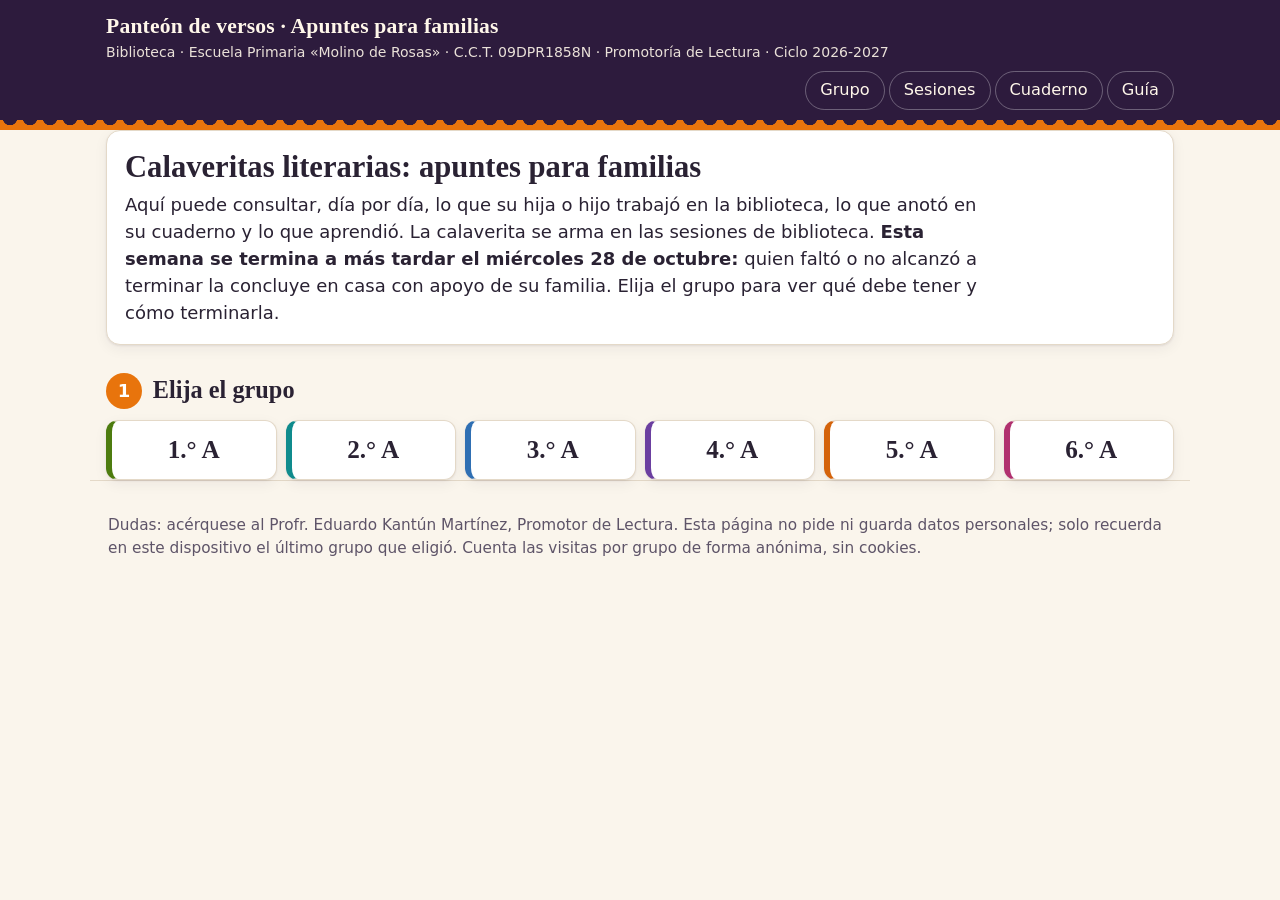
<file: index.html>
<!doctype html>
<html lang="es-MX">
<head>
<meta charset="utf-8">
<meta name="viewport" content="width=device-width, initial-scale=1, viewport-fit=cover">
<title>Panteón de versos · Apuntes para familias</title>
<meta name="description" content="Lo que cada grupo trabajó, anotó en su cuaderno y aprendió en las clases de biblioteca. Escuela Primaria «Molino de Rosas», ciclo 2026-2027.">
<meta name="color-scheme" content="light">
<link rel="icon" href="data:image/svg+xml,<svg xmlns='http://www.w3.org/2000/svg' viewBox='0 0 100 100'><text y='.9em' font-size='90'>📚</text></svg>">
<link rel="preconnect" href="https://fonts.googleapis.com">
<link rel="preconnect" href="https://fonts.gstatic.com" crossorigin>
<link href="https://fonts.googleapis.com/css2?family=Patrick+Hand&display=swap" rel="stylesheet">
<link rel="stylesheet" href="estilos.css">
</head>
<body>
<a class="saltar" href="#principal">Ir al contenido</a>
<header class="top">
  <div class="wrap top-in">
    <div class="brand">
      <b>Panteón de versos · Apuntes para familias</b>
      <span>Biblioteca · Escuela Primaria «Molino de Rosas» · C.C.T. 09DPR1858N · Promotoría de Lectura · Ciclo 2026-2027</span>
    </div>
    <nav class="tabs" aria-label="Secciones">
      <a href="#t-grupo">Grupo</a>
      <a href="#t-dia">Sesiones</a>
      <a href="#cuaderno-completo">Cuaderno</a>
      <a href="herramienta/panteon-de-versos-sesiones.html#guia" target="_blank" rel="noopener">Guía</a>
    </nav>
  </div>
  <div class="picado" aria-hidden="true"></div>
</header>

<main id="principal" class="wrap" tabindex="-1">
  <div class="hero card-box">
    <h1>Calaveritas literarias: apuntes para familias</h1>
    <p>Aquí puede consultar, día por día, lo que su hija o hijo trabajó en la biblioteca, lo que anotó en su cuaderno y lo que aprendió.
      La calaverita se arma en las sesiones de biblioteca. <strong>Esta semana se termina a más tardar el miércoles 28 de octubre:</strong> quien faltó o no alcanzó a terminar la concluye en casa con apoyo de su familia. Elija el grupo para ver qué debe tener y cómo terminarla.</p>
  </div>
  <p id="aviso-error" class="aviso-error" role="alert" hidden></p>
  <noscript><p class="aviso-error">Esta página necesita JavaScript activado para mostrar los apuntes.</p></noscript>

  <section aria-labelledby="t-grupo">
    <h2 id="t-grupo" class="paso"><span class="num" aria-hidden="true">1</span> Elija el grupo</h2>
    <div class="grupos" id="grupos" role="group" aria-label="Grupo"></div>
  </section>

  <section id="cierre" class="cierre card-box" aria-labelledby="t-cierre" hidden></section>

  <section id="paso-dias" aria-labelledby="t-dia" hidden>
    <h2 id="t-dia" class="paso"><span class="num" aria-hidden="true">2</span> Elija el día</h2>
    <p class="guia">Las sesiones están en orden de fecha. El cuaderno 📒 indica que ese día hay apunte. Las que aún no ocurren aparecen como «Próximamente».</p>
    <ol class="dias" id="dias"></ol>
  </section>

  <section id="dia" aria-live="polite"></section>

  <section id="cuaderno-completo" class="cuaderno-completo" aria-labelledby="t-cuaderno" hidden></section>
</main>

<footer class="pie">
  <p>Dudas: acérquese al Profr. Eduardo Kantún Martínez, Promotor de Lectura. Esta página no pide ni guarda datos personales; solo recuerda en este dispositivo el último grupo que eligió. Cuenta las visitas por grupo de forma anónima, sin cookies.</p>
</footer>

<script src="rima.js"></script>
<script src="contador.js"></script>
<script>
  /* datos.js y app.js se piden siempre en su versión más reciente, para que nadie vea
     apuntes viejos guardados en la memoria del navegador después de una actualización. */
  (function () {
    var version = Date.now();
    function cargar(archivo, despues) {
      var s = document.createElement("script");
      s.src = archivo + "?v=" + version;
      s.onload = despues;
      s.onerror = function () {
        var a = document.getElementById("aviso-error");
        a.hidden = false;
        a.textContent = "No se pudo cargar " + archivo + ". Revise su conexión y recargue la página.";
      };
      document.body.appendChild(s);
    }
    cargar("datos.js", function () { cargar("app.js"); });
  }());
</script>
</body>
</html>
</file>
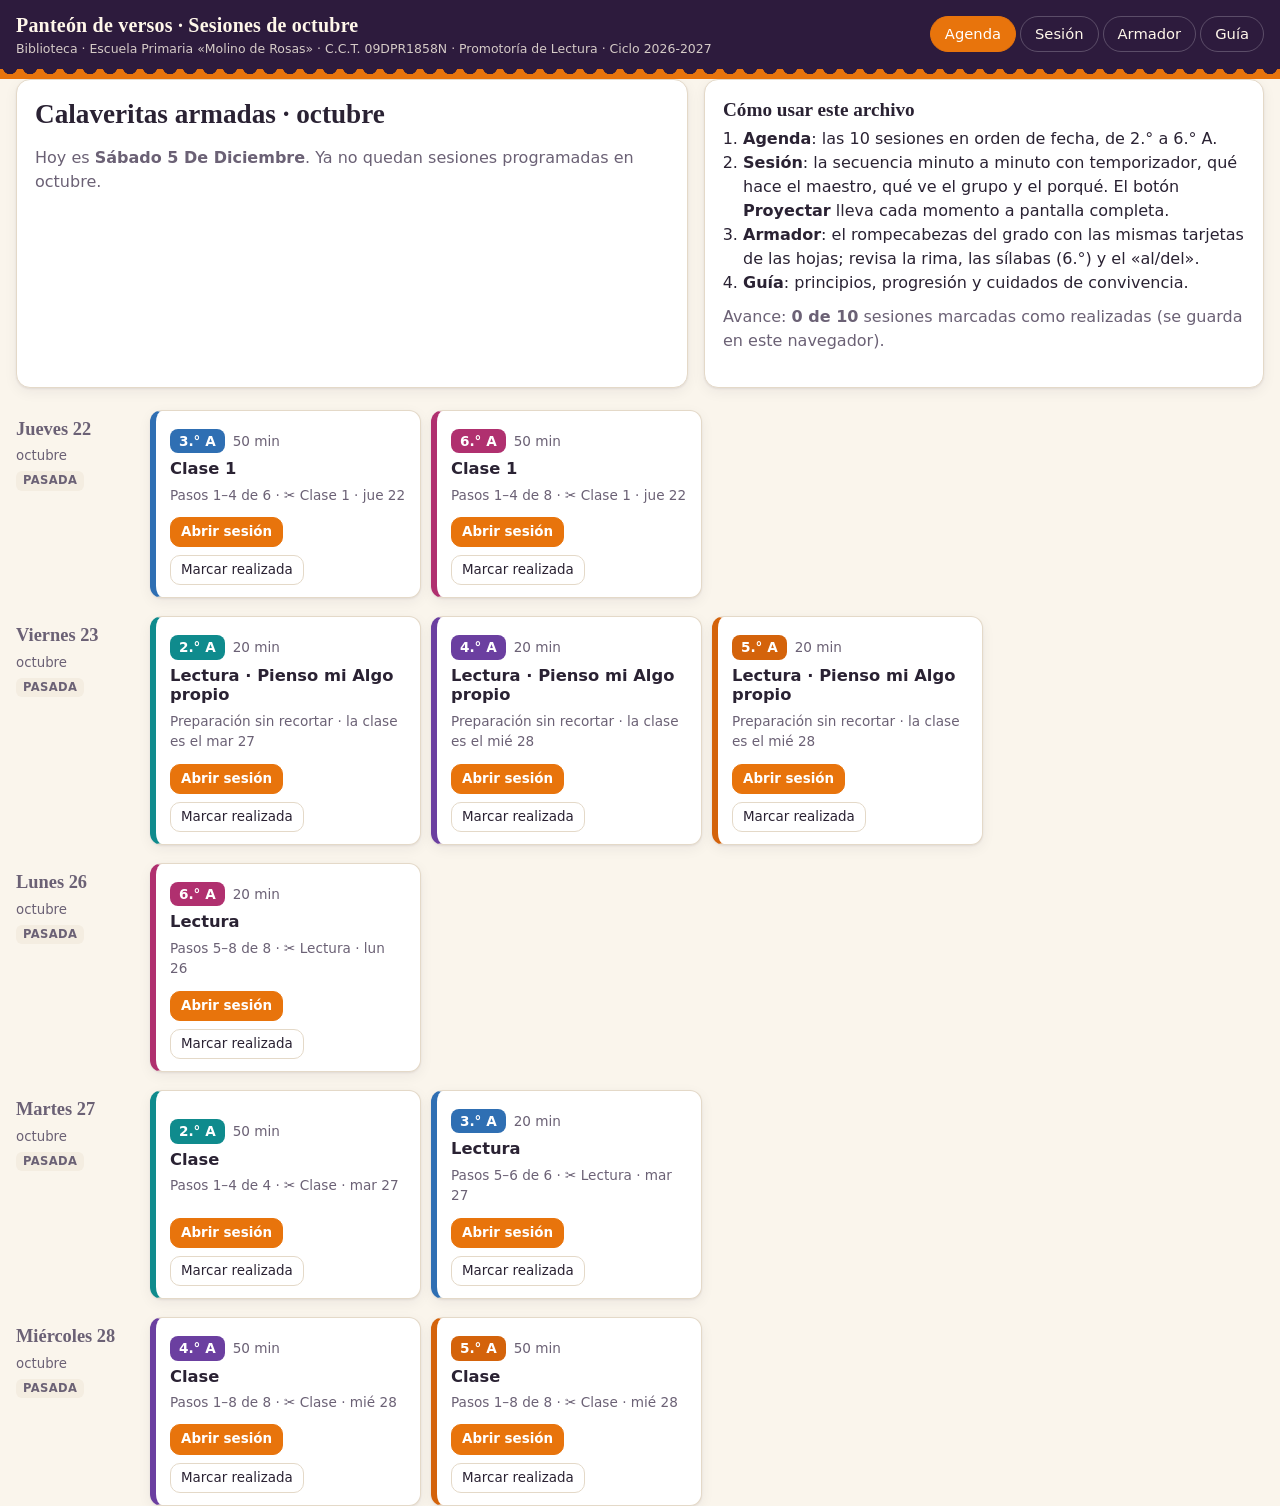
<file: herramienta/panteon-de-versos-sesiones.html>
<!doctype html>
<html lang="es">
<head>
<meta charset="utf-8">
<meta name="viewport" content="width=device-width, initial-scale=1">
<title>Panteón de versos · Sesiones</title>
<style>
:root{
  --bg:#faf5ec; --surface:#ffffff; --surface2:#f4ede1; --ink:#2a2233; --muted:#6b6175; --line:#e4d9c8;
  --head:#2d1b3d; --head-ink:#fff7ea; --accent:#e8740c; --accent-ink:#ffffff; --accent2:#8a2f86;
  --ok:#2f7d4f; --ok-bg:#e3f3e8; --warn:#9a4a05; --warn-bg:#fdf0dc; --bad:#a82a1e; --bad-bg:#fbe5e2;
  --card-ink:#2a2233; --shadow:0 1px 2px rgba(40,20,50,.08),0 4px 14px rgba(40,20,50,.06);
  --c-titulo:#e4e1dc; --c-quien:#dccff0; --c-porquien:#f9d0e1; --c-hacia:#fbe8a0; --c-remate:#fbd6b4;
  --c-algo:#ffffff; --c-cierre:#d9f1d0; --c-paso:#cde2f7; --c-final:#fcc794; --c-rima:#a7dbaf;
  --c-dialogo:#bde7e4; --c-figura:#f5c0cd; --c-reto:#fde68a;
  --g2:#0f8b8d; --g3:#2f6fb3; --g4:#6b3fa0; --g5:#d4630b; --g6:#b0306f;
}
@media (prefers-color-scheme: dark){
  :root:not([data-theme="light"]){
    --bg:#16111b; --surface:#211a29; --surface2:#2a2233; --ink:#f2ecf6; --muted:#b8acc3; --line:#3b3148;
    --head:#100b15; --ok-bg:#183a26; --warn-bg:#3d2a10; --bad-bg:#3d1a17; --ok:#7fd3a0; --warn:#f3b46a; --bad:#f08a80;
    --shadow:0 1px 2px rgba(0,0,0,.4);
  }
}
:root[data-theme="dark"]{
  --bg:#16111b; --surface:#211a29; --surface2:#2a2233; --ink:#f2ecf6; --muted:#b8acc3; --line:#3b3148;
  --head:#100b15; --ok-bg:#183a26; --warn-bg:#3d2a10; --bad-bg:#3d1a17; --ok:#7fd3a0; --warn:#f3b46a; --bad:#f08a80;
  --shadow:0 1px 2px rgba(0,0,0,.4);
}
*{box-sizing:border-box}
html,body{margin:0}
body{background:var(--bg);color:var(--ink);font:16px/1.5 system-ui,-apple-system,"Segoe UI",Roboto,"Helvetica Neue",Arial,sans-serif}
h1,h2,h3{font-family:Georgia,"Times New Roman",serif;line-height:1.2;margin:0}
button{font:inherit;color:inherit;cursor:pointer}
input,textarea{font:inherit;color:var(--ink)}
.wrap{max-width:1280px;margin:0 auto;padding:0 16px}
/* Encabezado */
header.top{background:var(--head);color:var(--head-ink);position:sticky;top:0;z-index:20}
.top .wrap{display:flex;flex-wrap:wrap;align-items:center;gap:8px 18px;padding-top:10px;padding-bottom:10px}
.brand{display:flex;flex-direction:column;min-width:0}
.brand b{font-family:Georgia,serif;font-size:1.25rem;letter-spacing:.2px}
.brand span{font-size:.78rem;opacity:.8}
nav.tabs{display:flex;gap:4px;margin-left:auto;flex-wrap:wrap}
nav.tabs button{background:transparent;border:1px solid rgba(255,255,255,.22);border-radius:999px;padding:6px 14px;color:var(--head-ink);font-size:.92rem}
nav.tabs button[aria-current="true"]{background:var(--accent);border-color:var(--accent);color:#fff}
.picado{height:10px;background:
  radial-gradient(circle at 10px -2px,transparent 7px,var(--accent) 7.5px) 0 0/20px 10px repeat-x}
main{padding:20px 0 60px}
.view{display:none}.view.on{display:block}
.card-box{background:var(--surface);border:1px solid var(--line);border-radius:14px;box-shadow:var(--shadow);padding:18px}
.muted{color:var(--muted)}
.pill{display:inline-flex;align-items:center;gap:6px;border-radius:999px;padding:2px 10px;font-size:.8rem;font-weight:600}
.btn{display:inline-flex;align-items:center;gap:6px;border:1px solid var(--line);background:var(--surface);border-radius:10px;padding:8px 14px;font-size:.94rem}
.btn:hover{border-color:var(--accent)}
.btn.pri{background:var(--accent);border-color:var(--accent);color:var(--accent-ink);font-weight:600}
.btn.sm{padding:4px 10px;font-size:.84rem}
.btn:disabled{opacity:.45;cursor:not-allowed}
.row{display:flex;flex-wrap:wrap;gap:8px;align-items:center}
.gchip{color:#fff;border-radius:8px;padding:2px 9px;font-weight:700;font-size:.85rem;white-space:nowrap}
.g2{--gc:var(--g2)}.g3{--gc:var(--g3)}.g4{--gc:var(--g4)}.g5{--gc:var(--g5)}.g6{--gc:var(--g6)}
.gchip{background:var(--gc)}
/* Agenda */
.hero{display:grid;gap:16px;grid-template-columns:1.2fr 1fr;margin-bottom:22px}
.hero h1{font-size:1.7rem;margin-bottom:6px}
.today-list{display:grid;gap:10px;margin-top:12px}
.timeline{display:grid;gap:18px}
.day{display:grid;grid-template-columns:120px 1fr;gap:14px}
.day-h{padding-top:6px}
.day-h b{display:block;font-family:Georgia,serif;font-size:1.15rem;text-transform:capitalize}
.day-h small{color:var(--muted)}
.day.past .day-h b{color:var(--muted)}
.day.today .day-h b{color:var(--accent)}
.tag{display:inline-block;font-size:.72rem;font-weight:700;letter-spacing:.4px;text-transform:uppercase;border-radius:6px;padding:1px 7px;margin-top:4px}
.tag.today{background:var(--accent);color:#fff}
.tag.past{background:var(--surface2);color:var(--muted)}
.day-s{display:grid;gap:10px;grid-template-columns:repeat(auto-fill,minmax(270px,1fr))}
.scard{background:var(--surface);border:1px solid var(--line);border-left:6px solid var(--gc);border-radius:12px;padding:12px 14px;display:flex;flex-direction:column;gap:6px;box-shadow:var(--shadow)}
.scard.done{opacity:.72}
.scard h3{font-size:1.02rem;font-family:inherit;font-weight:700}
.scard .meta{font-size:.85rem;color:var(--muted)}
.scard .row{margin-top:auto;padding-top:6px}
.done-mark{font-size:.8rem;color:var(--ok);font-weight:700}
/* Sesión */
.sess-head{border-left:8px solid var(--gc);display:flex;flex-wrap:wrap;gap:10px 22px;align-items:flex-end;justify-content:space-between}
.sess-head h1{font-size:1.6rem}
.sess-grid{display:grid;grid-template-columns:minmax(0,1fr) 340px;gap:18px;margin-top:18px}
.mom-rail{display:flex;gap:6px;overflow-x:auto;padding-bottom:4px;margin-bottom:12px}
.mom-rail button{flex:0 0 auto;border:1px solid var(--line);background:var(--surface);border-radius:10px;padding:6px 12px;font-size:.86rem;text-align:left}
.mom-rail button[aria-current="true"]{background:var(--gc);border-color:var(--gc);color:#fff}
.mom-rail button small{display:block;opacity:.75;font-size:.74rem}
.mom h2{font-size:1.4rem;margin-bottom:4px}
.mom ul{margin:8px 0 0;padding-left:20px}
.mom li{margin:4px 0}
.box{border-radius:12px;padding:12px 14px;margin-top:14px}
.box.group{background:var(--surface2);border:1px dashed var(--line)}
.box.why{background:var(--warn-bg);color:var(--ink)}
.box h4{margin:0 0 6px;font-size:.8rem;letter-spacing:.5px;text-transform:uppercase;color:var(--muted)}
.timer{display:flex;align-items:center;gap:10px;flex-wrap:wrap}
.timer .clock{font:700 2.2rem/1 ui-monospace,Menlo,Consolas,monospace;min-width:5.2ch}
.timer .clock.end{color:var(--bad)}
.bar{height:6px;border-radius:999px;background:var(--surface2);overflow:hidden;flex:1 1 140px}
.bar i{display:block;height:100%;background:var(--accent);width:0}
.side h3{font-size:1.05rem;margin-bottom:8px}
.side .card-box+.card-box{margin-top:14px}
.chk{display:flex;gap:8px;align-items:flex-start;margin:6px 0;font-size:.94rem}
.chk input{margin-top:4px;width:18px;height:18px;accent-color:var(--accent)}
.tira{border:1px dashed var(--line);border-radius:8px;padding:6px 10px;margin:6px 0;background:var(--c-reto);color:var(--card-ink);font-size:.92rem}
.ex{font-family:Georgia,serif;font-size:1.05rem}
.ex p{margin:2px 0}
.ex .dim{opacity:.45}
.exs{display:grid;grid-template-columns:repeat(auto-fit,minmax(240px,1fr));gap:12px}
.exs .ex{background:var(--surface);border:1px solid var(--line);border-radius:10px;padding:8px 12px}
#proj .exs .ex{background:transparent;border-color:rgba(255,255,255,.2);font-size:clamp(.95rem,1.6vw,1.3rem)}
.ideas{display:block;font-size:.74rem;line-height:1.3;opacity:.75;font-style:italic;margin-top:2px}
.ideas-box{font-size:.8rem;color:var(--muted);margin-top:6px;font-style:italic}
.tc.extra::before{content:"＋";position:absolute;top:-7px;left:-6px;background:var(--accent2);color:#fff;font-size:.62rem;font-weight:700;border-radius:999px;width:15px;height:15px;display:flex;align-items:center;justify-content:center}
.legend-x{font-size:.78rem;color:var(--muted);margin-top:10px}
.legend-x b{display:inline-flex;width:15px;height:15px;border-radius:999px;background:var(--accent2);color:#fff;font-size:.62rem;align-items:center;justify-content:center}
/* Armador */
.arm-top{display:flex;flex-wrap:wrap;gap:10px;align-items:center;justify-content:space-between;margin-bottom:14px}
.gtabs{display:flex;gap:6px;flex-wrap:wrap}
.gtabs button{border:2px solid var(--gc);background:var(--surface);color:var(--ink);border-radius:10px;padding:5px 14px;font-weight:700}
.gtabs button[aria-current="true"]{background:var(--gc);color:#fff}
.banner{background:var(--warn-bg);border-radius:10px;padding:8px 12px;margin-bottom:12px;display:flex;gap:10px;flex-wrap:wrap;align-items:center;justify-content:space-between;font-size:.94rem}
.arm{display:grid;grid-template-columns:170px minmax(0,1fr) 380px;gap:16px;align-items:start}
.rail{display:flex;flex-direction:column;gap:4px;position:sticky;top:86px}
.rail button{display:flex;align-items:center;gap:8px;text-align:left;border:1px solid var(--line);background:var(--surface);border-radius:9px;padding:6px 10px;font-size:.9rem}
.rail button[aria-current="true"]{border-color:var(--accent);box-shadow:0 0 0 2px var(--accent) inset}
.rail button.inrange{background:var(--warn-bg)}
.dot{width:10px;height:10px;border-radius:50%;background:var(--line);flex:0 0 auto}
.dot.half{background:linear-gradient(90deg,var(--accent) 50%,var(--line) 50%)}
.dot.full{background:var(--ok)}
.rail .cut{font-size:.74rem;color:var(--muted);border-top:2px dashed var(--line);padding-top:4px;margin-top:4px}
.step h2{font-size:1.3rem}
.step .q{color:var(--muted);margin:4px 0 12px}
.lbl{font-weight:700;font-size:.9rem;margin:14px 0 6px;display:flex;gap:8px;align-items:center;flex-wrap:wrap}
.grid{display:flex;flex-wrap:wrap;gap:8px}
.tc{position:relative;border:1.5px solid rgba(0,0,0,.14);border-radius:9px;padding:8px 12px;min-height:44px;color:var(--card-ink);font-size:1rem;text-align:left;display:flex;flex-direction:column;justify-content:center;gap:1px;box-shadow:0 1px 0 rgba(0,0,0,.06)}
.tc small.h{font-size:.78rem;opacity:.75}
.tc small.rc{font-size:.72rem;opacity:.7}
.tc[aria-pressed="true"]{outline:3px solid var(--ink);outline-offset:1px}
.tc.fits::after{content:"✓ rima";position:absolute;top:-8px;right:-6px;background:var(--ok);color:#fff;font-size:.68rem;font-weight:700;border-radius:999px;padding:1px 6px}
.tc.algo{border-style:dashed}
.cat-titulo{background:var(--c-titulo)}.cat-quien{background:var(--c-quien)}.cat-porquien{background:var(--c-porquien)}
.cat-hacia{background:var(--c-hacia)}.cat-remate{background:var(--c-remate)}.cat-algo{background:var(--c-algo)}
.cat-cierre{background:var(--c-cierre)}.cat-paso{background:var(--c-paso)}.cat-final{background:var(--c-final)}
.cat-rima{background:var(--c-rima)}.cat-dialogo{background:var(--c-dialogo)}.cat-figura{background:var(--c-figura)}
.cat-reto{background:var(--c-reto)}
.algo-in{width:100%;border:2px dashed var(--accent);background:var(--surface);border-radius:10px;padding:10px 12px;font-size:1.05rem}
.preview{margin-top:16px;background:var(--surface2);border-radius:12px;padding:12px 14px;font-family:Georgia,serif;font-size:1.15rem;display:flex;gap:10px;align-items:center;justify-content:space-between;flex-wrap:wrap}
.fb{margin-top:10px;border-radius:10px;padding:9px 12px;font-size:.95rem}
.fb.ok{background:var(--ok-bg);color:var(--ok)}
.fb.aso{background:var(--warn-bg);color:var(--warn)}
.fb.no{background:var(--bad-bg);color:var(--bad)}
.fb.info{background:var(--surface2);color:var(--ink)}
.mini{display:inline-block;background:var(--c-titulo);color:var(--card-ink);border:1px solid rgba(0,0,0,.2);border-radius:6px;padding:0 8px;font-weight:700}
.nav2{display:flex;justify-content:space-between;gap:8px;margin-top:18px;flex-wrap:wrap}
.cuad{position:sticky;top:86px;max-height:calc(100vh - 100px);overflow:auto;background:var(--surface);background-image:repeating-linear-gradient(transparent 0 31px,var(--line) 31px 32px);border:1px solid var(--line);border-radius:12px;padding:14px;box-shadow:var(--shadow)}
.cuad h3{font-size:1.05rem;margin-bottom:2px}
.cuad .sub{font-size:.82rem;color:var(--muted);margin-bottom:10px}
.strip{display:flex;flex-wrap:wrap;margin:6px 0;border-radius:8px;overflow:hidden;cursor:pointer;border:1px solid rgba(0,0,0,.12);box-shadow:0 1px 0 rgba(0,0,0,.05)}
.strip .seg{padding:5px 9px;color:var(--card-ink);font-size:.95rem}
.strip .num{background:var(--surface2);color:var(--muted);font-size:.72rem;font-weight:700;padding:6px 6px;display:flex;align-items:center}
.strip.empty{border:1.5px dashed var(--line);background:transparent;color:var(--muted);padding:5px 9px;font-size:.88rem}
.strip .syl{margin-left:auto;font-size:.72rem;padding:6px 8px;background:var(--surface2);color:var(--muted)}
.strip .syl.bad{color:var(--bad);font-weight:700}
.star{font-size:.82rem;color:var(--ok);margin:2px 0 8px;font-weight:600}
.cutline{border-top:2px dashed var(--muted);margin:10px 0 4px;padding-top:2px;font-size:.76rem;color:var(--muted)}
.qhead{font-family:Georgia,serif;font-weight:700;font-size:.9rem;margin-top:8px}
/* Guía */
.guide{display:grid;gap:16px;grid-template-columns:repeat(auto-fit,minmax(320px,1fr))}
.guide h2{font-size:1.25rem;margin-bottom:8px}
table{border-collapse:collapse;width:100%;font-size:.9rem}
th,td{border-bottom:1px solid var(--line);padding:6px 6px;text-align:left;vertical-align:top}
th{font-size:.78rem;text-transform:uppercase;letter-spacing:.4px;color:var(--muted)}
.sw{display:inline-block;width:18px;height:18px;border-radius:4px;border:1px solid rgba(0,0,0,.2);vertical-align:middle}
.tablewrap{overflow-x:auto}
/* Proyección */
#proj{position:fixed;inset:0;background:#120c18;color:#fff7ea;z-index:100;display:none;flex-direction:column;padding:24px 32px}
#proj.on{display:flex}
#proj .ph{display:flex;justify-content:space-between;align-items:center;gap:12px;flex-wrap:wrap;font-size:1rem;opacity:.85}
#proj .pbody{flex:1;display:flex;flex-direction:column;justify-content:center;gap:20px;max-width:1100px;margin:0 auto;width:100%}
#proj h2{font-size:clamp(2rem,5vw,3.6rem);color:#ffb35c}
#proj .pg{font-size:clamp(1.3rem,3vw,2.2rem);line-height:1.45}
#proj .pg ol,#proj .pg ul{margin:0;padding-left:1.2em}
#proj .pclock{font:700 clamp(3rem,9vw,7rem)/1 ui-monospace,Menlo,Consolas,monospace}
#proj .pclock.end{color:#ff7a6b}
#proj .pf{display:flex;gap:10px;justify-content:center;flex-wrap:wrap}
#proj .btn{background:transparent;color:#fff7ea;border-color:rgba(255,255,255,.3);font-size:1.1rem}
#proj .btn.pri{background:var(--accent);border-color:var(--accent)}
.flash{animation:fl 1s ease 3}
@keyframes fl{50%{background:#5a1d1d}}
@media (max-width:1100px){
  .arm{grid-template-columns:150px minmax(0,1fr)}
  .cuad{grid-column:1/-1;position:static;max-height:none}
  .sess-grid{grid-template-columns:1fr}
}
@media (max-width:720px){
  .hero{grid-template-columns:1fr}
  .day{grid-template-columns:1fr;gap:6px}
  .arm{grid-template-columns:1fr}
  .rail{position:static;flex-direction:row;overflow-x:auto}
  .rail button{flex:0 0 auto}
  .rail .cut{border-top:0;border-left:2px dashed var(--line);padding:4px 6px;margin:0;white-space:nowrap}
  nav.tabs{margin-left:0}
}
@media print{
  header.top,.view:not(#v-arm),.arm-top,.banner,.rail,.step,#proj{display:none!important}
  body{background:#fff;color:#000}
  .arm{display:block}
  .cuad{position:static;max-height:none;box-shadow:none;border:0;background-image:none}
  .strip{break-inside:avoid;-webkit-print-color-adjust:exact;print-color-adjust:exact}
}
</style>
</head>
<body>
<header class="top">
  <div class="wrap">
    <div class="brand">
      <b>Panteón de versos · Sesiones de octubre</b>
      <span>Biblioteca · Escuela Primaria «Molino de Rosas» · C.C.T. 09DPR1858N · Promotoría de Lectura · Ciclo 2026-2027</span>
    </div>
    <nav class="tabs" aria-label="Secciones">
      <button data-act="nav" data-v="agenda">Agenda</button>
      <button data-act="nav" data-v="sess">Sesión</button>
      <button data-act="nav" data-v="arm">Armador</button>
      <button data-act="nav" data-v="guia">Guía</button>
    </nav>
  </div>
  <div class="picado"></div>
</header>

<main class="wrap">
  <section id="v-agenda" class="view"></section>
  <section id="v-sess" class="view"></section>
  <section id="v-arm" class="view"></section>
  <section id="v-guia" class="view"></section>
</main>

<div id="proj" role="dialog" aria-modal="true" aria-label="Modo proyección"></div>

<script>
/* =====================================================================
   1. DATOS · tomados de las hojas imprimibles por grado (2.° a 6.° A).
   Cada tarjeta final lleva tras «|» la pista que trae la hoja:
   2.° símbolo · 3.° símbolo y terminación · 4.° terminación · 5.° nada · 6.° sílabas.
   ===================================================================== */
const L = s => s.split(';').map(x => x.trim()).filter(Boolean);
const S = (a, b, ca, cb, ini, fin, extra) => Object.assign({ a, b, ca, cb, ini: L(ini), fin: L(fin) }, extra || {});
const A = (a, b, moldes, fin) => ({ a, b, ca: 'algo', cb: 'cierre', algo: true, ini: L(moldes), fin: L(fin) });

const TIRAS = [
  'Y colorín colorado, este cuento se ha acabado.',
  'Y aquí termina la historia de esta calaca sin memoria.',
  'Pon un pan en el altar y la Calaca vendrá a cenar.',
  'Que viva el Día de Muertos con los ojos bien abiertos.',
  'Si la Muerte vuelve a pasar, ¡que se quede a merendar!',
  'Y con esta me despido: ¡la Calaca se ha dormido!'
];

const G = {
  2: {
    name: '2.° A', N: 4, pairs: [[1, 2], [3, 4]], hint: 'sym', pista: true, stars: [2, 4], cut: null, quart: false, abcd: false,
    firma: 'Mis iniciales y 2.° A', lab: ['✂ Clase · mar 27'],
    sets: {
      orig: { titles: L('¡Ya llegó la Calaca!;La Calaca y mi familia;Una visita de huesos;La Calaca glotona;+La Dientona en mi casa;+¡Ahí viene la Huesuda!'), steps: [
      S('¿Quién llega?', '¿Por quién?', 'quien', 'porquien',
        'La Calaca llegó por;La Flaca llegó por;La Pelona llegó por;La Catrina llegó por;+La Huesuda llegó por;+La Calavera llegó por;+La Tilica llegó por;+La Dientona llegó por;+La Copetona llegó por;+La Chimuela llegó por',
        'mi mamá|☀;mi papá|☀;mi abuelita|☾;mi abuelito|✦;mi hermana|♥;mi hermano|◆;mi tía|♪;mi tío|⚑;el gato|♣;el ratón|★;mi mascota|●;mi vecina|✿;+mi abuela|■;+mi gatito|✦'),
      S('¿Qué hacía?', 'Rima', 'hacia', 'rima',
        'que estaba comiendo;que jugaba con;que dormía con;que bailaba con;que se escondió con;que cantaba con;que se reía con;que platicaba con;+que estaba regando;+que veía la tele con',
        'el sofá|☀;su papá|☀;una galletita|☾;su pelotita|☾;un pajarito|✦;un perrito|✦;una manzana|♥;la campana|♥;un gusano|◆;el piano|◆;una sandía|♪;la lotería|♪;el río|⚑;su primo Darío|⚑;un pato|♣;un zapato|♣;un balón|★;un camión|★;la pelota|●;una bota|●;la cocina|✿;una gallina|✿;una estrellita|☾;un burrito|✦;+la cazuela|■;+una vela|■'),
      A('✎ Algo propio', '¿Cómo cierra?',
        'Le gusta|,|bailar en la cocina/contar chistes/jugar futbol;Siempre|,|me abraza fuerte/canta en la regadera/llega con pan;Me enseñó a|,|andar en bici/hacer tortillas/atarme las agujetas;+Su comida favorita es|,|los tamales/el pozole/las quesadillas;+Cuando se ríe|,|cierra los ojos/suena como trompeta/le tiembla la panza',
        '¡qué emoción!|★;todo el día|♪;sin parar|✚;con su sombrero|▲;con mucho amor|♦;en la cocina|✿;a cada rato|♣;con su pelota|●;+en el balcón|★;+cada día|♪'),
      S('¿Cómo termina?', 'Rima', 'final', 'rima',
        'y se fue bailando con;y se llevó por error;y se quedó a jugar con;y se fue de fiesta con;+y se fue cantando con;+y se fue en bicicleta con;+y se puso a bailar con;+y salió corriendo con',
        'el ratón|★;un dragón|★;su tía|♪;la alegría|♪;el mar|✚;el altar|✚;el panadero|▲;el bombero|▲;el tambor|♦;el doctor|♦;la gallina|✿;la Catrina|✿;un zapato|♣;el plato|♣;una bota|●;la gota|●;+un balón|★')
    ] },
      ninos: { titles: L('¡Ya llegó la Calaca!;¡Qué onda, Calaca!;Una visita súper chida;La Calaca bien glotona;+La Dientona en mi casa;+¡Ahí viene la Huesuda!'), steps: [
      S('¿Quién llega?', '¿Por quién?', 'quien', 'porquien',
        'La Calaca llegó por;¡Ups! La Flaca llegó por;La Pelona chida va por;La Catrina fresa va por;+La Huesuda llegó por;+La Calavera llegó por;+La Tilica llegó por;+La Dientona llegó por;+La Copetona llegó por;+La Chimuela llegó por',
        'mi mamá|☀;mi papá|☀;mi abuelita|☾;mi abuelito|✦;mi hermana|♥;mi hermano|◆;mi tía|♪;mi tío|⚑;el gato|♣;el ratón|★;mi mascota|●;mi bestie Cristina|✿;+mi vecina|✿;+mi abuela|■;+mi gatito|✦'),
      S('¿Qué hacía?', 'Rima', 'hacia', 'rima',
        'que estaba comiendo;que jugaba Roblox con;que dormía bien chill con;que bailaba chido con;que echaba relajo con;que cantaba rap con;que se reía con;que veía caricaturas con;+que estaba regando;+que veía la tele con;+que platicaba con',
        'el sofá|☀;la tablet de papá|☀;una galletita|☾;su pelotita|☾;un pajarito|✦;un perrito|✦;una manzana|♥;la campana|♥;un gusano|◆;el piano|◆;una sandía|♪;la lotería|♪;el río|⚑;su primo Darío|⚑;un pato|♣;un zapato|♣;un balón|★;un súper camión|★;la pelota|●;una bota|●;la cocina|✿;una gallina|✿;una estrellita|☾;un Pokémon chiquito|✦;+la cazuela|■;+una vela|■'),
      A('✎ Algo propio', '¿Cómo cierra?',
        'Le gusta|,|bailar en la cocina/contar chistes/jugar futbol;Neta, siempre|,|me abraza fuerte/canta en la regadera/llega con pan;Me enseñó, bien chido, a|,|andar en bici/hacer tortillas/atarme las agujetas;+Su comida favorita es|,|los tamales/el pozole/las quesadillas;+Cuando se ríe|,|cierra los ojos/suena como trompeta/le tiembla la panza',
        '¡qué emoción!|★;¡súper, todo el día!|♪;bien chido, sin parar|✚;con gorro vaquero|▲;con mucho amor|♦;chido en la cocina|✿;¡ups!, a cada rato|♣;con su pelota|●;+a cada rato|♣;+en el balcón|★;+cada día|♪'),
      S('¿Cómo termina?', 'Rima', 'final', 'rima',
        'y se fue bailando con;¡ups!, se llevó por error;y se quedó a chillear con;y se fue al reventón con;+y se fue cantando con;+y se fue en bicicleta con;+y se puso a bailar con;+y salió corriendo con',
        'el ratón|★;un dragón bien cañón|★;su tía|♪;la alegría|♪;su celular|✚;el altar|✚;el panadero|▲;el bombero|▲;el tambor|♦;el doctor|♦;la gallina|✿;la Catrina|✿;un zapato|♣;el plato|♣;una bota|●;la gota|●;+un balón|★')
    ], exs: [
        { t: '¡Ya llegó la Calaca!', v: [['La Calaca llegó por', 'mi abuelita'], ['que estaba comiendo', 'una galletita'], ['Le gusta', 'contar cuentos', '¡qué emoción!'], ['y se fue bailando con', 'el ratón']] },
        { t: 'La Dientona en mi casa', v: [['La Dientona llegó por', 'mi abuela'], ['que estaba comiendo', 'la cazuela'], ['Su comida favorita es', 'los tamales', 'cada día'], ['y se fue al reventón con', 'su tía']] },
        { t: '¡Ahí viene la Huesuda!', v: [['La Huesuda llegó por', 'mi gatito'], ['que dormía bien chill con', 'un pajarito'], ['Cuando se ríe', 'le tiembla la panza', 'en el balcón'], ['y se fue bailando con', 'un dragón bien cañón']] }
      ] }
    },
    exs: [
      { t: '¡Ya llegó la Calaca!', v: [['La Calaca llegó por', 'mi abuelita'], ['que estaba comiendo', 'una galletita'], ['Le gusta', 'contar cuentos', '¡qué emoción!'], ['y se fue bailando con', 'el ratón']] },
      { t: 'La Dientona en mi casa', v: [['La Dientona llegó por', 'mi abuela'], ['que estaba comiendo', 'la cazuela'], ['Su comida favorita es', 'los tamales', 'cada día'], ['y se fue de fiesta con', 'su tía']] },
      { t: '¡Ahí viene la Huesuda!', v: [['La Huesuda llegó por', 'mi gatito'], ['que dormía con', 'un pajarito'], ['Cuando se ríe', 'le tiembla la panza', 'en el balcón'], ['y se fue bailando con', 'un dragón']] }
    ],
    check: ['¿Pegué los 4 versos en orden?', '¿Cada pareja tiene el mismo símbolo?', '¿Escribí mi Algo propio?', '¿Da risa sin burlarse?', '¿Puse mis iniciales y 2.° A?'],
    dua: 'Mismos colores que en primero. Imagen o símbolo en cada tarjeta, letra grande y lectura en voz alta del maestro. El molde ✎ admite escritura o dictado. Con una tarjeta rosa en blanco, el maestro ayuda a buscar la rima.',
    rule: 'Busca el <b>mismo símbolo</b> (★ ☾ ♥…) en los dos versos de cada pareja.'
  },
  3: {
    name: '3.° A', N: 6, pairs: [[1, 2], [3, 4], [5, 6]], hint: 'symend', pista: true, stars: [2, 4, 6], cut: 5, quart: false, abcd: false,
    firma: 'Mis iniciales y 3.° A', lab: ['✂ Clase 1 · jue 22', '✂ Lectura · mar 27'],
    titles: L('Una visita de miedo;La Calaca en mi casa;¡Toc, toc! Es la Calaca;Calaverita para mi familia;La Calaca despistada;+La Copetona en el barrio;+La Dientona y la cazuela'),
    steps: [
      S('¿Quién llega?', '¿Por quién?', 'quien', 'porquien',
        'La Flaca llegó a la casa de;La Pelona tocó la puerta de;La Catrina fue a buscar a;La Calaca se metió al cuarto de;La Huesuda visitó a;La Calavera fue por;+La Tilica se asomó a la casa de;+La Dientona tocó la ventana de;+La Copetona fue a visitar a;+La Chimuela le cantó a;+La Parca fue a saludar a;+La Flaquita fue a despertar a',
        'mi mamá|☀ -a;mi papá|☀ -a;mi abuelita|☾ -ita;mi abuelito|✦ -ito;mi hermana|♥ -ana;mi hermano|◆ -ano;mi tía|♪ -ia;mi tío|⚑ -io;mi amigo|✧ -igo;mi mascota|● -ota;+mi vecina|✿ -ina;+mi abuela|■ -ela;+mi gatito|✦ -ito;+el panadero|▲ -ero;+el despertador|♦ -or'),
      S('¿Qué hacía?', 'Rima', 'hacia', 'rima',
        'que estaba tocando;que jugaba con;que se comía;que dormía abrazando;que platicaba con;que se escondió detrás de;que soñaba con;que bailaba con;+que estaba regando;+que se reía con;+que veía la tele con;+que barría con',
        'el sofá|☀ -a;su papá|☀ -a;una galletita|☾ -ita;una estrellita|☾ -ita;un pajarito|✦ -ito;un burrito|✦ -ito;una manzana|♥ -ana;la ventana|♥ -ana;el piano|◆ -ano;un gusano|◆ -ano;una sandía|♪ -ia;la lotería|♪ -ia;el río|⚑ -io;su primo Darío|⚑ -io;un higo|✧ -igo;su abrigo|✧ -igo;la pelota|● -ota;una bota|● -ota;+la cocina|✿ -ina;+una gallina|✿ -ina;+la cazuela|■ -ela;+una vela|■ -ela;+su sombrero|▲ -ero;+el dinero|▲ -ero;+el tambor|♦ -or;+el tractor|♦ -or'),
      A('✎ Algo propio', '¿Cómo cierra?',
        'Le encanta|,|cantar rancheras/armar rompecabezas/hacer pasteles;Siempre|,|se come mis papas/llega tarde/me cuenta cuentos;Nunca deja de|,|silbar/hablar por teléfono/regar sus plantas;Me enseñó a|,|nadar/hacer la tarea/cuidar a mi perro;+Todos saben que|,|ronca muy fuerte/baila muy chistoso/le encantan los dulces;+Se pone feliz cuando|,|gana su equipo/come elote/llueve',
        '¡qué emoción!|★ -on;todo el día|♪ -ia;sin parar|✚ -ar;con su sombrero|▲ -ero;con mucho amor|♦ -or;en la cocina|✿ -ina;a cada rato|♣ -ato;con mucha canela|■ -ela;+con su pelota|● -ota;+en el balcón|★ -on;+cada día|♪ -ia'),
      S('¿Qué le pasó?', 'Rima', 'paso', 'rima',
        'pero la Calaca se tropezó con;pero se asustó con;pero se distrajo con;pero se resbaló en;pero se quedó dormida en;+pero la Tilica se atoró en;+pero la Pelona se enredó con;+pero la Huesuda se sentó en;+pero la Catrina se espantó con',
        'un ratón|★ -on;el colchón|★ -on;su melodía|♪ -ia;la sandía|♪ -ia;el mar|✚ -ar;el altar|✚ -ar;un agujero|▲ -ero;el ropero|▲ -ero;el ventilador|♦ -or;la gallina|✿ -ina;una golosina|✿ -ina;un zapato|♣ -ato;el plato|♣ -ato;una vela|■ -ela;la cazuela|■ -ela;+una bota|● -ota;+la gota|● -ota;+el elevador|♦ -or;+el sillón|★ -on'),
      S('¿Y luego?', 'Rima', 'final', 'rima',
        'y del susto salió corriendo hasta;y muy enojada se fue a;y sin pensarlo se metió a;y de puntitas se fue a;+y bailando se fue a;+y en bicicleta se fue a;+y cantando se fue a',
        'la cocina|✿ -ina;la piscina|✿ -ina;la escuela|■ -ela;la abuela|■ -ela;el gallinero|▲ -ero;el basurero|▲ -ero;la ventana|♥ -ana;la campana|♥ -ana;el panteón|★ -on;el salón|★ -on;la panadería|♪ -ia;la juguetería|♪ -ia;+la tortillería|♪ -ia;+el comedor|♦ -or;+el elevador|♦ -or'),
      S('¿Cómo termina?', 'Rima', 'final', 'rima',
        'y se quedó a vivir en;y se hizo amiga de;y ahora baila en;y prometió volver a;+y se fue a bailar a;+y se quedó dormida en;+y se llevó de recuerdo',
        'la esquina|✿ -ina;la gallina|✿ -ina;la escuela|■ -ela;la cazuela|■ -ela;el sombrero|▲ -ero;el agujero|▲ -ero;la ventana|♥ -ana;la campana|♥ -ana;el panteón|★ -on;el salón|★ -on;la panadería|♪ -ia;la juguetería|♪ -ia;+la dulcería|♪ -ia;+el tambor|♦ -or;+el tractor|♦ -or')
    ],
    exs: [
      { t: 'Una visita de miedo', v: [['La Huesuda visitó a', 'mi hermano'], ['que estaba tocando', 'el piano'], ['Siempre', 'se come mis papas', 'todo el día'], ['pero se asustó con', 'su melodía'], ['y del susto salió corriendo hasta', 'la cocina'], ['y se hizo amiga de', 'la gallina']] },
      { t: 'La Dientona y la cazuela', v: [['La Dientona tocó la ventana de', 'mi abuela'], ['que se comía', 'la cazuela'], ['Siempre', 'llega con pan', 'a cada rato'], ['pero se asustó con', 'un zapato'], ['y en bicicleta se fue a', 'la tortillería'], ['y ahora baila en', 'la dulcería']] },
      { t: 'La Copetona en el barrio', v: [['La Copetona fue a visitar a', 'mi vecina'], ['que bailaba con', 'una gallina'], ['Todos saben que', 'ronca muy fuerte', 'en el balcón'], ['pero se resbaló en', 'el colchón'], ['y cantando se fue a', 'el comedor'], ['y ahora baila en', 'el tractor']] }
    ],
    check: ['¿Tiene 6 versos en tres pareados?', '¿Coinciden símbolo y terminación en cada pareja?', '¿Usé «al» o «del» si quedó «a el» o «de el»?', '¿Escribí mi Algo propio?', '¿Da risa sin burlarse?'],
    dua: 'Las tarjetitas «al» y «del» se pegan encima de «a el» y «de el»: un apoyo de gramática sin corregir con rojo. El símbolo sigue siendo la pista principal y la terminación escrita prepara la lectura de cuarto.',
    rule: 'Busca el <b>mismo símbolo y la misma terminación</b> (★ -ón) en cada pareja.'
  },
  4: {
    name: '4.° A', N: 8, pairs: [[1, 2], [3, 4], [5, 6], [7, 8]], hint: 'end', pista: true, stars: [2, 4, 6, 8], cut: null, quart: false, abcd: false,
    firma: 'Mis iniciales y 4.° A', lab: ['✂ Clase · mié 28'],
    titles: L('La calaverita de mi familia;El día que llegó la Muerte;Una visita muy despistada;La Muerte y mi casa;+La Chimuela en la cocina;+La Descarnada despistada'),
    steps: [
      S('Aquí yace…', '¿Por quién?', 'titulo', 'porquien',
        'Aquí yace;Aquí descansa;Aquí quedó;Bajo esta tumba está;+En este panteón está;+Aquí reposa;+Cuentan que aquí duerme',
        'mi mamá|-a;mi papá|-a;mi abuelita|-ita;mi abuelito|-ito;mi tía|-ia;mi tío|-io;mi hermano|-ano;mi hermana|-ana;mi amigo|-igo;mi amiga|-iga;mi mascota|-ota;el despertador|-or;la mochila|-ila;el recreo|-eo;el dragón|-on;el panadero|-ero;+mi vecina|-ina;+mi abuela|-ela;+la doctora|-ora'),
      S('¿Qué hacía?', 'Rima', 'hacia', 'rima',
        'que se pasaba el día en;que roncaba más fuerte que;que jugaba futbol con;que cantaba en;que se comía;que soñaba con;que nunca soltaba;que hacía la tarea con;+que vendía tamales en;+que bailaba cumbia con;+que se escondía en',
        'el sofá|-a;su papá|-a;una galletita|-ita;la cajita|-ita;un pajarito|-ito;un mosquito|-ito;la sandía|-ia;la lotería|-ia;el río|-io;un lío|-io;el piano|-ano;un gusano|-ano;la ventana|-ana;una manzana|-ana;un higo|-igo;su abrigo|-igo;una hormiga|-iga;su barriga|-iga;la pelota|-ota;la gota|-ota;el tractor|-or;el tambor|-or;la fila|-ila;una pila|-ila;el paseo|-eo;el museo|-eo;el balón|-on;un ratón|-on;el sombrero|-ero;el dinero|-ero;≈ el camino|≈ suena parecido;≈ la casa|≈ suena parecido;≈ el perro|≈ suena parecido;+la cocina|-ina;+una gallina|-ina;+la cazuela|-ela;+una vela|-ela;+la licuadora|-ora;+la aspiradora|-ora'),
      A('✎ Algo propio', '¿Cómo cierra?',
        'Le encantaba|,|contar chistes/bailar danzón/comer chicharrón;Nunca dejaba de|,|cantar en la ducha/regar sus plantas/hablar con su perico;Todos sabían que|,|roncaba como tractor/hacía el mejor mole/coleccionaba tazas;Siempre decía: «|»,|¡No corras!/¡Ya merito!/¡Ay, qué caray!;+Era famoso por|,|sus tamales/su risa/sus bigotes;+Su lugar favorito era|,|el mercado/la azotea/el parque',
        'a cada rato|-ato;de corazón|-on;sin parar|-ar;con mucho sabor|-or;¡qué alegría!|-ia;con su sombrero|-ero;en la cocina|-ina;como un elote|-ote;¡qué barbaridad!|-ad;+a toda hora|-ora;+en el balcón|-on'),
      S('¿Qué más hacía?', 'Rima', 'remate', 'rima',
        'y por eso siempre traía;y hasta se ponía al revés;y le gustaba bailar con;y le cantaba a;+y llevaba en la bolsa;+y le daba de comer a;+y hasta bailaba con',
        'el zapato|-ato;un gato|-ato;un plato|-ato;el ratón|-on;un camión|-on;el mar|-ar;el altar|-ar;el doctor|-or;el comedor|-or;su tía|-ia;la policía|-ia;el bombero|-ero;el cartero|-ero;la gallina|-ina;su vecina|-ina;el papalote|-ote;su bigote|-ote;la ciudad|-ad;la Navidad|-ad;+la señora|-ora;+una cantimplora|-ora;+un salero|-ero;+un collar|-ar'),
      S('¿Quién llega?', '¿Cuál Muerte?', 'quien', 'quien',
        'Una noche llegó;Muy de prisa llegó;Sin avisar llegó;Por la ventana entró;+Muy tarde llegó;+Bailando llegó;+Cantando llegó;+Con su rebozo llegó',
        'la Calaca|-aca;la Flaca|-aca;la Pelona|-ona;la Huesuda|-uda;la Catrina|-ina;la Calavera|-era;la Parca|-arca;la Muerte|-erte;+la Dientona|-ona;+la Copetona|-ona;+la Chimuela|-ela;+la Descarnada|-ada;+la Garbancera|-era;+la Flaquita|-ita'),
      S('¿Qué le pasó?', 'Rima', 'paso', 'rima',
        'pero se quedó muy;pero resultó ser muy;pero se tropezó con;pero se enredó con;pero se cayó en;+pero se sentó en;+pero se escondió en;+pero se volvió muy',
        'la hamaca|-aca;la vaca|-aca;la matraca|-aca;la butaca|-aca;dormilona|-ona;comelona|-ona;la corona|-ona;gritona|-ona;peluda|-uda;barbuda|-uda;la gallina|-ina;una golosina|-ina;la cortina|-ina;la escalera|-era;la regadera|-era;la bandera|-era;la barca|-arca;la charca|-arca;fuerte|-erte;la suerte|-erte;+mandona|-ona;+la cazuela|-ela;+la escuela|-ela;+despistada|-ada;+la almohada|-ada;+la limonada|-ada;+la cafetera|-era;+muy chiquita|-ita;+la sillita|-ita'),
      S('¿Y luego?', 'Rima', 'final', 'rima',
        'y en vez de llevárselo se puso a;y de pronto empezó a;y muerta de risa se puso a;+y en lugar de asustar se puso a;+y con su sombrero se puso a;+y toda la noche se puso a',
        'bailar|-ar;cantar|-ar;jugar|-ar;roncar|-ar;comer|-er;leer|-er;correr|-er;reír|-ir;dormir|-ir;aplaudir|-ir;+brincar|-ar;+saltar|-ar;+escribir|-ir'),
      S('¿Cómo termina?', 'Rima', 'final', 'rima',
        'y se fue feliz a;y prometió volver a;y regresó contenta a;y se quedó con ganas de;+y nunca dejó de;+y aprendió a;+y se fue de nuevo a',
        'cenar|-ar;descansar|-ar;festejar|-ar;beber|-er;barrer|-er;aprender|-er;vivir|-ir;salir|-ir;sonreír|-ir;+platicar|-ar;+merendar|-ar;+volver|-er;+compartir|-ir')
    ],
    exs: [
      { t: 'El día que llegó la Muerte', v: [['Aquí yace', 'mi tío'], ['que se pasaba el día en', 'el río'], ['Le encantaba', 'contar chistes', 'a cada rato'], ['y hasta se ponía al revés', 'el zapato'], ['Una noche llegó', 'la Pelona'], ['pero resultó ser muy', 'dormilona'], ['y de pronto empezó a', 'bailar'], ['y prometió volver a', 'cenar']] },
      { t: 'La Chimuela en la cocina', v: [['Aquí descansa', 'mi abuela'], ['que hacía la tarea con', 'una vela'], ['Era famoso por', 'sus tamales', 'a toda hora'], ['y le daba de comer a', 'la señora'], ['Con su rebozo llegó', 'la Chimuela'], ['pero se escondió en', 'la cazuela'], ['y toda la noche se puso a', 'brincar'], ['y se quedó con ganas de', 'merendar']] },
      { t: 'La Descarnada despistada', v: [['Bajo esta tumba está', 'la doctora'], ['que se comía', 'la licuadora'], ['Siempre decía: «', '¡Ya merito!', 'sin parar'], ['y por eso siempre traía', 'un collar'], ['Bailando llegó', 'la Descarnada'], ['pero se volvió muy', 'despistada'], ['y en lugar de asustar se puso a', 'saltar'], ['y prometió volver a', 'platicar']] }
    ],
    check: ['¿Tiene 8 versos en cuatro pareados?', '¿Cada pareja termina igual, o suena parecido (≈)?', '¿El verso 5 termina con el nombre de la Muerte?', '¿Tiene Algo propio y un final sorpresa?', '¿Humor con cariño?', '¿Firmé con mis iniciales, grado y grupo?'],
    dua: 'Se conserva la estructura de la hoja anterior de 4.° A, sin la carga de redactar los versos. Las tarjetas de acción (bailar, comer, reír) muestran la idea de «cosa» y «acción» sin explicar gramática.',
    rule: 'Busca la <b>misma terminación</b> (-ío, -ona…). Las tarjetas ≈ «suenan parecido»: también se valen.'
  },
  5: {
    name: '5.° A', N: 8, pairs: [[1, 2], [3, 4], [5, 6], [7, 8]], hint: 'none', pista: false, stars: [4, 8], cut: null, quart: true, abcd: false,
    firma: 'Mis iniciales y 5.° A', lab: ['✂ Clase · mié 28'],
    sets: {
      orig: { titles: L('La visita inesperada;—¡Ya te toca!—;La Muerte se quedó a cenar;Calaverita con diálogo;—¡Toc, toc, soy yo!—;La Pelona en la panadería;+La Chimuela pide posada;+—¡Ha llegado el día!—'), steps: [
      S('Aquí yace…', '¿Por quién?', 'titulo', 'porquien',
        'Aquí descansa;Aquí yace;En este panteón está;Cuentan que aquí duerme;+Aquí reposa;+Bajo esta tumba está;+Dicen que aquí ronca',
        'mi abuelita;mi abuelito;mi mamá;mi papá;mi tía;mi tío;mi hermana;mi hermano;mi mejor amiga;mi mejor amigo;mi mascota;el panadero;la doctora;el cartero;el bombero;la cocinera;el despertador;mi vecina;mi abuela;el carpintero;+la tortillera;+el doctor'),
      S('¿Qué hacía?', 'Rima', 'hacia', 'rima',
        'que horneaba pan con;que se pasaba el día en;que roncaba más fuerte que;que cantaba boleros con;que vendía tamales en;que siempre traía;que bailaba cumbia con;que se escondía en;que regaba sus flores con;que barría la calle con;que vendía elotes en;que platicaba horas con',
        'una galletita;la cajita;un pajarito;un perrito;el sofá;su papá;la sandía;la panadería;el río;un lío;la ventana;la campana;el piano;el verano;una hormiga;su barriga;su abrigo;un higo;la pelota;la gota;su sombrero;el ropero;la licuadora;la aspiradora;el tractor;el tambor;la escalera;la regadera;≈ la casa;≈ el perro;≈ el camino;la cocina;una gallina;la cazuela;una vela'),
      A('✎ Algo propio', '¿Cómo cierra?',
        'Le encantaba|,|cantar boleros/jugar dominó/hacer chistes malos;Era famoso por|,|su mole/su silbido/sus bigotes;Nunca dejaba de|,|leer el periódico/bailar cumbia/regar sus plantas;Siempre decía: «|»,|¡Ahorita vengo!/¡Échale ganas!/¡No hay que rendirse!;Su mayor secreto era|,|que bailaba a escondidas/que le daban miedo los ratones/que no sabía silbar;Cada domingo|,|hacía tamales/iba al tianguis/visitaba a su familia',
        'a cada rato;de corazón;sin parar;con mucho sabor;¡qué alegría!;con su sombrero;a toda hora;¡qué barbaridad!;como un elote;+en el balcón;+cada día;+a todo vapor;+sin tardar;+como un papalote'),
      S('¿Qué más hacía?', 'Rima', 'remate', 'rima',
        'y hasta le daba pan a;y por eso siempre traía;y le cantaba a;y llevaba en la bolsa;+y bailaba danzón con;+y hasta platicaba con;+y le regalaba flores a',
        'un gato;el zapato;un ratón;un camión;el mar;un collar;el doctor;un tambor;su tía;una sandía;el bombero;un salero;la señora;una cantimplora;la ciudad;la Navidad;su bigote;un elote;un melón;el pastor;+la policía'),
      S('¿Qué dice la Muerte?', '¿Cuál Muerte?', 'dialogo', 'quien',
        '—¡Ya llegó tu hora!— dijo;—¡Vámonos, ya es tarde!— gritó;—¡Te vengo a buscar!— cantó;—¡Sorpresa!— susurró;—¡Ándale, ya vámonos!— dijo;—¡Toc, toc, soy yo!— dijo;+—¡Ha llegado el día!— gritó;+—¡Se acabó el recreo!— cantó',
        'la Calaca;la Flaca;la Pelona;la Huesuda;la Catrina;la Calavera;la Parca;la Muerte;la Dientona;la Copetona;+la Chimuela;+la Descarnada;+la Garbancera;+la Flaquita'),
      S('¿Qué le pasó?', 'Rima', 'paso', 'rima',
        'pero se quedó muy;pero resultó ser muy;pero se resbaló en;pero se enredó con;pero se distrajo con;pero se sentó en;pero se volvió muy;pero se asustó con',
        'la hamaca;la matraca;la butaca;dormilona;comelona;la lona;la corona;peluda;barbuda;la cortina;una golosina;la piscina;la escalera;la regadera;la charca;la barca;fuerte;la suerte;la vaca;la alpaca;mandona;gritona;una dona;orejuda;la cocina;la gelatina;la tina;la cafetera;la carretera;la pecera;+la cazuela;+la escuela;+despistada;+la almohada;+la limonada;+muy chiquita;+la sillita'),
      S('¿Qué contesta?', 'Rima', 'dialogo', 'rima',
        '—¡Mejor quédate a;—¡Espérate tantito, vamos a;—¡Primero ayúdame a;—¡Ni lo pienses, ponte a;+—¡Mejor siéntate a;+—¡Ven conmigo a;+—¡Ni modo, ayúdame a',
        'cenar!—;bailar!—;jugar!—;comer!—;barrer!—;leer!—;dormir!—;reír!—;+platicar!—;+merendar!—;+correr!—;+escribir!—'),
      S('¿Cómo termina?', 'Rima', 'final', 'rima',
        'y la Muerte se quedó a;y al final se puso a;y hasta la fecha no deja de;y prometió volver a;+y la Muerte aprendió a;+y desde entonces no para de;+y se quedó toda la noche a',
        'cantar;festejar;descansar;aprender;beber;correr;aplaudir;sonreír;vivir;+bailar;+jugar;+comer;+escribir')
    ] },
      ninos: { titles: L('¡No manches, la Calaca!;—¡Ya te toca, bro!—;La Muerte se quedó a cenar;Calaverita en modo diálogo;La Pelona más chida del barrio;Una visita bien random;+La Chimuela pide posada;+—¡Ha llegado el día!—'), steps: [
      S('Aquí yace…', '¿Por quién?', 'titulo', 'porquien',
        'Aquí descansa;Aquí yace, la neta,;Aquí, bien chill, está;Cuentan que aquí duerme;+Aquí reposa;+Bajo esta tumba está;+Dicen que aquí ronca',
        'mi abuelita;mi abuelito;mi mamá;mi papá;mi tía;mi tío;mi hermana;mi hermano;mi mejor amiga;mi mejor amigo;mi mascota;el panadero;la doctora;mi bestie Susana;mi bro Mariano;la cocinera;el despertador;mi vecina;mi abuela;el carpintero;+la tortillera;+el doctor'),
      S('¿Qué hacía?', 'Rima', 'hacia', 'rima',
        'que horneaba pan con;que se pasaba el día en;que roncaba más cañón que;que cantaba boleros con;que vendía tamales en;que siempre traía;que bailaba cumbia, bien random, con;que se escondía, neta, en;que hacía TikToks con;que jugaba videojuegos con;que vendía elotes en;que se echaba la siesta en;+que regaba sus flores con;+que barría la calle con',
        'una galletita;la cajita;un Pokémon chiquito;un perrito;el sofá;su papá;la sandía;la batería;el río;un lío;la ventana;la campana;el piano;la playlist del verano;una hormiga;su barriga;su abrigo;un higo;la pelota;la gota;su sombrero;su gorro rapero;la licuadora;la aspiradora;el tractor;el tambor;la escalera;la regadera;≈ la casa;≈ el perro;≈ el camino;la cocina;una gallina;la cazuela;una vela'),
      A('✎ Algo propio', '¿Cómo cierra?',
        'Le encantaba|,|cantar boleros/jugar dominó/hacer chistes malos;Era bien famoso por|,|su mole/su silbido/sus bigotes;Neta, nunca dejaba de|,|leer el periódico/bailar cumbia/regar sus plantas;Siempre decía: «|»,|¡Ahorita vengo!/¡Échale ganas!/¡No hay que rendirse!;Su mayor secreto era|,|que bailaba a escondidas/que le daban miedo los ratones/que no sabía silbar;Cada domingo, bien chill,|,|hacía tamales/iba al tianguis/visitaba a su familia;+Cada domingo|,|hacía tamales/iba al tianguis/visitaba a su familia',
        'a cada rato;de corazón;¡qué chido, sin parar!;con flow y sabor;¡neta, qué alegría!;con su sombrero;a toda hora;¡bro, qué barbaridad!;como un elote;+en el balcón;+cada día;+a todo vapor;+sin tardar;+como un papalote'),
      S('¿Qué más hacía?', 'Rima', 'remate', 'rima',
        'y hasta le daba pan a;y por eso siempre traía;y le hacía un TikTok a;y llevaba en la mochila;+y bailaba danzón con;+y hasta platicaba con;+y le regalaba flores a',
        'un gato;el zapato;un ratón;un campeón;el mar;su celular;un youtuber de humor;un tambor;su tía;una sandía;el bombero;un salero;la señora;una cantimplora;toda la comunidad;la Navidad;su bigote;el emoji del elote;un melón;el pastor;+la policía'),
      S('¿Qué dice la Muerte?', '¿Cuál Muerte?', 'dialogo', 'quien',
        '—¡Ya llegó tu hora!— dijo;—¡Vámonos, bro, ya es tarde!— gritó;—¡Te vengo a buscar, neta!— cantó;—¡Sorpresa, no manches!— susurró;—¡Ándale, ya vámonos!— dijo;—¡Aguas, que ahí voy!— dijo;+—¡Ha llegado el día!— gritó;+—¡Se acabó el recreo!— cantó;+—¡Toc, toc, soy yo!— dijo',
        'la Calaca;la Flaca;la Pelona;la Huesuda;la Catrina;la Calavera;la Parca;la Muerte;la Dientona;la Copetona;+la Chimuela;+la Descarnada;+la Garbancera;+la Flaquita'),
      S('¿Qué le pasó?', 'Rima', 'paso', 'rima',
        'pero, neta, se quedó muy;pero resultó ser bien;pero se resbaló en;pero se enredó con;pero se distrajo con;pero se quedó bugueada en;pero se volvió bien;pero, qué oso, se asustó con;+pero se sentó en;+pero se volvió muy;+pero se asustó con',
        'la hamaca;la matraca;la butaca;dormilona;comelona;chillona;la corona;peluda;greñuda;la cortina;una golosina;la piscina;la escalera;la regadera;la charca;la barca;fuerte;la suerte;la vaca;la alpaca;mandona;gritona;una dona;orejuda;la cocina;la gelatina;la tina;la cafetera;la carretera;la pecera;+la cazuela;+la escuela;+despistada;+la almohada;+la limonada;+muy chiquita;+la sillita'),
      S('¿Qué contesta?', 'Rima', 'dialogo', 'rima',
        '—¡Mejor quédate a;—¡Espérate tantito, bro, vamos a;—¡Neta, primero ayúdame a;—¡Ni lo pienses, ponte a;+—¡Mejor siéntate a;+—¡Ven conmigo a;+—¡Ni modo, ayúdame a',
        'cenar!—;bailar!—;jugar!—;comer!—;barrer!—;leer!—;dormir!—;reír!—;chismear!—;chillear!—;+platicar!—;+merendar!—;+correr!—;+escribir!—'),
      S('¿Cómo termina?', 'Rima', 'final', 'rima',
        'y la Muerte se quedó a;y al final se puso a;y hasta la fecha, neta, no deja de;y prometió volver, bien chill, a;+y la Muerte aprendió a;+y desde entonces no para de;+y se quedó toda la noche a',
        'cantar;festejar;descansar;aprender;beber;correr;aplaudir;sonreír;vivir;bailar;+jugar;+comer;+escribir')
    ], exs: [
        { t: 'La Muerte se quedó a cenar', v: [['Aquí descansa', 'el panadero'], ['que horneaba pan con', 'su sombrero'], ['Le encantaba', 'cantar boleros', 'de corazón'], ['y hasta le daba pan a', 'un ratón'], ['—¡Ya llegó tu hora!— dijo', 'la Parca'], ['pero se resbaló en', 'la charca'], ['—¡Mejor quédate a', 'cenar!—'], ['y al final se puso a', 'cantar']] },
        { t: 'La Chimuela pide posada', v: [['Aquí reposa', 'mi abuela'], ['que vendía tamales en', 'la cazuela'], ['Cada domingo, bien chill,', 'iba al tianguis', 'sin tardar'], ['y llevaba en la mochila', 'su celular'], ['—¡Toc, toc, soy yo!— dijo', 'la Chimuela'], ['pero se sentó en', 'la escuela'], ['—¡Ven conmigo a', 'merendar!—'], ['y desde entonces no para de', 'bailar']] },
        { t: '—¡Ha llegado el día!—', v: [['Dicen que aquí ronca', 'el carpintero'], ['que bailaba cumbia, bien random, con', 'su sombrero'], ['Su mayor secreto era', 'que bailaba a escondidas', 'en el balcón'], ['y bailaba danzón con', 'un melón'], ['—¡Ha llegado el día!— gritó', 'la Descarnada'], ['pero se volvió bien', 'despistada'], ['—¡Mejor siéntate a', 'platicar!—'], ['y la Muerte aprendió a', 'festejar']] }
      ] }
    },
    exs: [
      { t: 'La Muerte se quedó a cenar', v: [['Aquí descansa', 'el panadero'], ['que horneaba pan con', 'su sombrero'], ['Le encantaba', 'cantar boleros', 'de corazón'], ['y hasta le daba pan a', 'un ratón'], ['—¡Ya llegó tu hora!— dijo', 'la Parca'], ['pero se resbaló en', 'la charca'], ['—¡Mejor quédate a', 'cenar!—'], ['y al final se puso a', 'cantar']] },
      { t: 'La Chimuela pide posada', v: [['Aquí reposa', 'mi abuela'], ['que vendía tamales en', 'la cazuela'], ['Cada domingo', 'iba al tianguis', 'sin tardar'], ['y llevaba en la bolsa', 'un collar'], ['—¡Toc, toc, soy yo!— dijo', 'la Chimuela'], ['pero se sentó en', 'la escuela'], ['—¡Ven conmigo a', 'merendar!—'], ['y desde entonces no para de', 'bailar']] },
      { t: '—¡Ha llegado el día!—', v: [['Dicen que aquí ronca', 'el carpintero'], ['que bailaba cumbia con', 'su sombrero'], ['Su mayor secreto era', 'que bailaba a escondidas', 'en el balcón'], ['y bailaba danzón con', 'un melón'], ['—¡Ha llegado el día!— gritó', 'la Descarnada'], ['pero se volvió muy', 'despistada'], ['—¡Mejor siéntate a', 'platicar!—'], ['y la Muerte aprendió a', 'festejar']] }
    ],
    check: ['¿Tiene dos cuartetas de 4 versos?', '¿Las rayas del diálogo abren y cierran bien?', '¿Cada pareja rima igual o suena parecido?', '¿Tiene Algo propio y un final sorpresa?', '¿Humor con cariño, sin burlarse de nadie?', '¿Firmé con mis iniciales, grado y grupo?'],
    dua: 'Actividad previa de 10 minutos para clasificar las rimas por su sonido. Quien lo necesite conserva la hoja de familias de cuarto como apoyo. El diálogo se lee en voz alta a dos voces con la pareja.',
    rule: 'Las tarjetas ya no traen pistas: <b>lee los dos versos en voz alta</b> y escucha si terminan igual o parecido.'
  },
  6: {
    name: '6.° A', N: 8, pairs: [[1, 2], [3, 4], [5, 7], [6, 8]], hint: 'syl', pista: false, stars: [4, 8], cut: 5, quart: true, abcd: true,
    firma: 'Mis iniciales y 6.° A', lab: ['✂ Clase 1 · jue 22', '✂ Lectura · lun 26'],
    titles: L('Epitafio con pan de muerto;La Muerte en la biblioteca;Rima cruzada para mi familia;La visita más famosa;+La Tilica en el jardín;+La Copetona del callejón'),
    steps: [
      S('Aquí yace…', '¿Por quién?', 'titulo', 'porquien',
        'Aquí descansa|5;Aquí yace|4;En esta tumba reposa|8;Bajo estas flores está|7;+Aquí reposa|5;+Cuentan que aquí duerme|6;+En este panteón está|7',
        'mi abuelita|4;mi abuelito|4;mi mamá|3;mi papá|3;mi tía|3;mi tío|3;mi hermana|3;mi hermano|3;mi mejor amigo|6;mi mascota|4;el panadero|5;la doctora|4;el bombero|4;el bibliotecario|6;+mi vecina|4;+la cocinera|5;+mi mejor amiga|6;+el carpintero|5'),
      S('¿Qué hacía?', 'Rima', 'hacia', 'rima',
        'que hacía pan de|5;que leía de noche junto a|9;que se pasaba la vida en|8;que cantaba rancheras en|8;que coleccionaba|6;que se quedaba dormido en|8;+que vendía tamales en|8;+que bailaba danzón en|7;+que roncaba como|6',
        'canela|3;la escuela|3;una vela|4;la cazuela|4;el panteón|4;un camión|3;el colchón|3;un dragón|3;un elote|4;un papalote|5;un camote|4;el tambor|3;el comedor|4;la cocina|4;una golosina|6;una paleta|5;la maleta|4;una bicicleta|6;+la ventana|3;+una cajita|4;+el balcón|3'),
      A('✎ Algo propio', '¿Cómo cierra?',
        'Siempre|,|silbaba/llegaba con pan/leía el periódico;Le encantaba|,|el futbol/cantar ópera/coser vestidos;Era famoso por|,|su mole/sus bromas/sus bigotes;Todos sabían que|,|odiaba el brócoli/bailaba bonito/era valiente;+Jamás olvidaba|,|su sombrero/un buen chiste/regar las plantas;+Cada domingo|,|hacía tamales/iba al mercado/arreglaba la bici',
        'con su risita|5;muy bonita|4;muy tempranito|5;con su gorrito|5;de aquí para allá|5;hasta el sofá|4;todo el día|4;con alegría|5;aunque hiciera frío|6;junto al río|4;cada mañana|5;toda la semana|6;en el verano|5;de la mano|4;conmigo|3;con su abrigo|4;con una pelota|6;nota por nota|5;con su sombrero|5;con su dinero|5;a toda hora|4;con su licuadora|6;a diario|3;con su diccionario|6;+en la cocina|5;+a su manera|5;+con una hormiga|6;+con su perrito|5'),
      S('¡Exagera!', 'Rima', 'figura', 'rima',
        'y era más famoso que|7;y comía más que|6;y roncaba como|6;y era tan veloz como|7;y sabía más que|6;+y bailaba más que|6;+y era más fuerte que|6;+y gritaba como|6',
        'la escuela|3;una abuela|4;la cazuela|4;el panteón|4;un camión|3;un dragón|3;un elote|4;un camote|4;un papalote|5;un tambor|3;el comedor|4;un tractor|3;la cocina|4;una gallina|5;una maleta|5;una bicicleta|6;+una manzana|4;+una galletita|6;+una trompeta|5;+la vitrina|4'),
      S('¿Quién llega?', 'Rima', 'quien', 'rima',
        'La Parca llegó al|5;La Catrina entró al|5;La Pelona se coló en el|8;La Calaca apareció en el|8;+La Huesuda llegó al|6;+La Tilica entró al|5;+La Chimuela se coló en el|8;+La Copetona entró al|6;+La Dientona apareció en el|8',
        'mercado|3;salón|2;comedor|3;panteón|3;+jardín|2;+callejón|3;+elevador|4'),
      S('¿Qué le pasó?', 'Rima', 'paso', 'rima',
        'con hambre de|4;buscando a|3;pero se perdió en|5;y se asustó con|5;+soñando con|4;+bailando con|4;+con ganas de|4',
        'un elote|4;un papalote|5;una vela|4;la cazuela|4;una galletita|6;su abuelita|4;la cocina|4;una golosina|6;una paleta|5;una bicicleta|6;+una manzana|5;+la panadería|5'),
      S('¡Exagera!', 'Rima', 'figura', 'rima',
        'y comió hasta quedar|6;y bailó hasta quedar|6;y se rió hasta quedar|6;y lloró hasta quedar|6;+y cantó hasta quedar|6;+y brincó hasta quedar|6;+y corrió hasta quedar|6',
        'inflado|3;mareado|4;agotado|4;panzón|2;dormilón|3;chillón|2;sin color|3;de mal humor|4;+chiquitín|3;+bailarín|3;+cansado|3;+asustado|4;+empachado|4;+comelón|3;+de buen humor|4'),
      S('¿Cómo termina?', 'Rima', 'final', 'rima',
        'y se fue volando en|6;y se llevó de recuerdo|8;y regresó a su tumba en|7;y ahora vive dentro de|8;+y se escondió debajo de|8;+y se quedó a vivir en|7',
        'un papalote|5;un camote|4;una vela|4;la escuela|3;una cajita|5;una botellita|6;la cocina|4;la vitrina|4;una maleta|5;una bicicleta|6;+la ventana|4;+la dulcería|5')
    ],
    exs: [
      { t: 'La visita más famosa', v: [['Aquí yace', 'mi hermana'], ['que bailaba danzón en', 'la ventana'], ['Siempre', 'cantaba', 'en la cocina'], ['y roncaba como', 'una gallina'], ['La Parca llegó al', 'mercado'], ['con hambre de', 'un elote'], ['y comió hasta quedar', 'inflado'], ['y se fue volando en', 'un papalote']] },
      { t: 'La Tilica en el jardín', v: [['Aquí yace', 'mi vecina'], ['que bailaba danzón en', 'la cocina'], ['Siempre', 'cosía', 'cada mañana'], ['y era más fuerte que', 'una manzana'], ['La Tilica entró al', 'jardín'], ['bailando con', 'un elote'], ['y bailó hasta quedar', 'chiquitín'], ['y se fue volando en', 'un papalote']] },
      { t: 'La Copetona del callejón', v: [['Aquí descansa', 'mi abuelita'], ['que coleccionaba', 'una cajita'], ['Siempre', 'silbaba', 'en la cocina'], ['y bailaba más que', 'una gallina'], ['La Copetona entró al', 'callejón'], ['soñando con', 'la cazuela'], ['y corrió hasta quedar', 'comelón'], ['y se fue volando en', 'una vela']] }
    ],
    check: ['¿Riman el 1 con el 2 y el 3 con el 4 (pareada), y el 5 con el 7 y el 6 con el 8 (alterna)?', '¿Cada verso tiene entre 7 y 11 sílabas?', '¿Usé una exageración o comparación?', '¿Tiene Algo propio y un final sorpresa?', '¿Humor con cariño, sin burlarse de nadie?', '¿Firmé con mis iniciales, grado y grupo?'],
    dua: 'Hoja de margen con las letras A, B, C y D para quien se pierda en la rima alterna de la segunda cuarteta. Si el reto es excesivo, se permite armar también la segunda cuarteta como pareados (CCDD): el número de sílabas y la figura siguen siendo el reto.',
    rule: 'Cuarteta 1, rima <b>pareada</b>: el 1 con el 2 y el 3 con el 4. Cuarteta 2, rima <b>alterna</b>: el 5 con el 7 y el 6 con el 8. <b>Suma las sílabas</b> de las dos tarjetas: entre 7 y 11.'
  }
};

/* 2.° A y 5.° A tienen dos juegos de tarjetas, iguales a sus dos PDF de recortables:
   «orig» = Alumno_<grado>_Calaverita_armada_con_tarjetas_extra.pdf · «ninos» = Alumno_<grado>_Calaverita_armada_palabras_de_los_ninos.pdf */
const VARS = { orig: 'Hoja original', ninos: 'Palabras de los niños' };
const VAR_GRADES = Object.keys(G).map(Number).filter(g => G[g].sets);
VAR_GRADES.forEach(g => { G[g].sets.orig.exs = G[g].exs; });
function applyVar(g, v) { const x = G[g].sets[v] ? v : 'orig'; Object.assign(G[g], G[g].sets[x]); return x; }
const varHTML = g => `<div class="row" role="group" aria-label="Versión de las tarjetas de ${G[g].name}">${Object.entries(VARS).map(([k, t]) => `<button class="btn sm ${ui.vars[g] === k ? 'pri' : ''}" data-act="var" data-g="${g}" data-v="${k}" aria-pressed="${ui.vars[g] === k}">${t}</button>`).join('')}</div>`;

/* Los nombres de la Muerte: glosario para leer y comentar con el grupo. */
const NOMBRES = [
  ['la Calaca', 'calavera, esqueleto; el nombre más usado en las calaveritas'],
  ['la Flaca · la Flaquita · la Tilica', 'porque no tiene carne: está «tilica y flaca»'],
  ['la Pelona', 'porque no tiene pelo'],
  ['la Huesuda · la Descarnada', 'puros huesos, sin carne'],
  ['la Dientona · la Chimuela', 'sonríe con todos los dientes… o le faltan algunos'],
  ['la Copetona', 'presumida, con copete o sombrero elegante'],
  ['la Catrina · la Garbancera', 'la calavera elegante que grabó José Guadalupe Posada; él la llamó «Calavera Garbancera» y después se le conoció como Catrina'],
  ['la Parca', 'viene de las Parcas, que en los mitos romanos tejían y cortaban el hilo de la vida'],
  ['la Calavera · la Muerte', 'los nombres más directos']
];

const CAT = {
  titulo: ['Título · Arranque', 'gris'], quien: ['¿Quién llega? · Nombre de la Muerte', 'lila'], porquien: ['¿Por quién? / ¿A quién?', 'rosa'],
  hacia: ['¿Qué hacía?', 'amarillo'], remate: ['Remate', 'durazno'], algo: ['✎ Algo propio (se escribe)', 'blanco'],
  cierre: ['Cierre de Algo propio', 'verde claro'], paso: ['¿Qué le pasó a la Muerte?', 'azul'], final: ['¿Y luego? · Final', 'naranja'],
  rima: ['Rima', 'verde'], dialogo: ['Diálogo (5.°)', 'turquesa'], figura: ['Figura: exageración o comparación (6.°)', 'coral']
};

/* =====================================================================
   2. SESIONES · fechas tomadas de cada hoja (✂ Clase / ✂ Lectura) y de
   la indicación «el Algo propio que pensaste el vie 23» (2.°, 4.° y 5.°).
   ===================================================================== */
const SESS = [
  { id: 'g3c1', g: 3, date: '2026-10-22', kind: 'clase1', label: 'Clase 1', min: 50, from: 1, to: 4,
    print: ['Hoja 1 · «Así organizo mi cuaderno» (no se recorta): 1 por alumno', 'Hojas 2 y 3 · Recortables de la Clase 1: 1 juego por alumno', 'Hoja 5 · Tiras de reto: 1 por cada 12 alumnos, cortada en tiras'] },
  { id: 'g6c1', g: 6, date: '2026-10-22', kind: 'clase1', label: 'Clase 1', min: 50, from: 1, to: 4,
    print: ['Hoja 1 · «Así organizo mi cuaderno» (no se recorta): 1 por alumno', 'Hojas 2 y 3 · Recortables de la Clase 1: 1 juego por alumno', 'Hoja 5 · Tiras de reto: 1 por cada 12 alumnos, cortada en tiras', 'Hoja de margen con letras A, B, C y D (apoyo DUA, opcional)'] },
  { id: 'g2p', g: 2, date: '2026-10-23', kind: 'prep', label: 'Lectura · Pienso mi Algo propio', min: 20, from: 0, to: 0, next: 'mar 27',
    print: ['Sin recortables. Opcional: proyectar la hoja 1 para mostrar dónde irá la tarjeta blanca ✎'] },
  { id: 'g4p', g: 4, date: '2026-10-23', kind: 'prep', label: 'Lectura · Pienso mi Algo propio', min: 20, from: 0, to: 0, next: 'mié 28',
    print: ['Sin recortables. Opcional: proyectar la hoja 1 para mostrar dónde irá la tarjeta blanca ✎'] },
  { id: 'g5p', g: 5, date: '2026-10-23', kind: 'prep', label: 'Lectura · Pienso mi Algo propio', min: 20, from: 0, to: 0, next: 'mié 28',
    print: ['Sin recortables. Opcional: proyectar la hoja 1 para mostrar dónde irá la tarjeta blanca ✎'] },
  { id: 'g6c2', g: 6, date: '2026-10-26', kind: 'lectura', label: 'Lectura', min: 20, from: 5, to: 8,
    print: ['Hoja 4 · Recortables de la Clase 2: 1 por alumno', 'Tiras de reto que hayan sobrado de la Clase 1 (hoja 5)', 'Hoja de margen A, B, C, D (quien la usó en la Clase 1)'] },
  { id: 'g2c', g: 2, date: '2026-10-27', kind: 'unica', label: 'Clase', min: 50, from: 1, to: 4,
    print: ['Elige la versión impresa: «con tarjetas extra» (lenguaje original) o «palabras de los niños»; el botón de la sesión y del armador muestra la misma', 'Hoja 1 · «Así organizo mi cuaderno» (no se recorta): 1 por alumno', 'Hojas 2 y 3 · Recortables: 1 juego por alumno', 'Hoja 4 · Tiras de reto: 1 por cada 12 alumnos, cortada en tiras'] },
  { id: 'g3c2', g: 3, date: '2026-10-27', kind: 'lectura', label: 'Lectura', min: 20, from: 5, to: 6,
    print: ['Hoja 4 · Recortables de la Clase 2: 1 por alumno', 'Tiras de reto que hayan sobrado de la Clase 1 (hoja 5)'] },
  { id: 'g4c', g: 4, date: '2026-10-28', kind: 'unica', label: 'Clase', min: 50, from: 1, to: 8,
    print: ['Hoja 1 · «Así organizo mi cuaderno» (no se recorta): 1 por alumno', 'Hojas 2, 3 y 4 · Recortables de la clase: 1 juego por alumno', 'Hoja 5 · Recortables de los versos 7 y 8: se usan en esta misma clase (el viernes 30 es Consejo Técnico)', 'Hoja 6 · Tiras de reto: 1 por cada 12 alumnos, cortada en tiras'] },
  { id: 'g5c', g: 5, date: '2026-10-28', kind: 'unica5', label: 'Clase', min: 50, from: 1, to: 8,
    print: ['Hoja 1 · «Así organizo mi cuaderno» (no se recorta): 1 por alumno', 'Elige la versión impresa: «con tarjetas extra» (lenguaje original) o «palabras de los niños»; el botón de la sesión y del armador muestra la misma', 'Hojas 2, 3 y 4 · Recortables de la clase: 1 juego por alumno', 'Hoja 5 · Recortables de los versos 7 y 8: se usan en esta misma clase (el viernes 30 es Consejo Técnico)', 'Hoja 6 · Tiras de reto: 1 por cada 12 alumnos, cortada en tiras', 'Colores o marcatextos por equipo (para clasificar rimas sin recortar)'] }
];

/* =====================================================================
   3. MOMENTOS DE CADA SESIÓN · secuencia de 50 min del documento base,
   ajustada a cada tipo de sesión (clase 1, clase 2, clase única, lectura de 20 min).
   ===================================================================== */
const moldeHTML = g => '<ul>' + G[g].steps[2].ini.map(raw => { const m = molde(raw); return `<li>${esc(m.show)}${m.ideas.length ? `<small class="ideas">Por ejemplo: ${esc(m.ideas.join(' · '))}… o lo que solo tú sabes</small>` : ''}</li>`; }).join('') + '</ul>';
const checkHTML = g => '<ul>' + G[g].check.map(c => '<li>' + esc(c) + '</li>').join('') + '</ul>';
const LEGEND_X = '<p class="legend-x"><b>＋</b> Tarjeta extra de este archivo: no viene en la hoja impresa. Úsala en pantalla o escríbela en una tarjeta en blanco.</p>';
const RULE4 = '<ol><li>Elige una tarjeta</li><li>Léela en voz alta</li><li>Recorta solo esa</li><li>Pégala en tu cuaderno</li></ol>';

function moments(s) {
  const g = s.g, D = G[g], rng = s.from ? `pasos ${s.from}–${s.to}` : '';
  const M = {
    escuchar: (t, part) => ({
      t, title: 'Escuchar', key: 'escuchar',
      teacher: [
        part ? 'Lee en voz alta la parte de las calaveritas modelo que se trabaja hoy (lo ya hecho aparece tenue, como recordatorio).' : 'Lee en voz alta las 3 calaveritas modelo del grado; cada una llama a la Muerte de forma distinta. El botón carga cualquiera en el armador para proyectarla.',
        '¿Cómo le dicen a la Muerte en cada calaverita? ¿Por qué creen que le dicen así? (la Guía trae el significado de cada nombre).',
        'Pregunta «¿Qué la hace chistosa?» y guía la respuesta: la Muerte se tropieza, se asusta o se queda a bailar.',
        'Deja dicha la regla del grupo: da risa sin burlarse de nadie.'
      ],
      group: () => exampleHTML(g, part ? s.from : 1),
      why: 'Escuchar el modelo antes de producir instala el patrón sonoro de la rima y el ritmo, y hace visible el criterio de éxito antes de empezar: el niño sabe hacia dónde va antes de tomar las tijeras.',
      act: G[g].exs.map((e, i) => [`Cargar «${e.t}» en el armador`, 'example', i])
    }),
    destinatario: t => ({
      t, title: 'Elegir destinatario y Algo propio', key: 'dest',
      teacher: [
        'Cada niño decide a quién dedica su calaverita: alguien de su familia, una mascota, un objeto o un oficio.',
        'No se dedican a compañeros del grupo, salvo en pareja y con acuerdo de ambos.',
        'Piensan su Algo propio con los moldes ✎ del grado y lo comentan en pareja.'
      ],
      group: () => `<p><b>¿A quién dedico mi calaverita?</b><br>¿Qué sé de esa persona que nadie más sabe?</p>${moldeHTML(g)}`,
      why: 'Algo propio es la única parte que se escribe. Pensarlo primero en voz alta con la pareja baja la carga de escritura y lo vuelve un acto de memoria afectiva, no de ortografía.'
    }),
    recordar: (t, day) => ({
      t, title: 'Recordar mi Algo propio', key: 'rec',
      teacher: [
        `Cada niño le dice a su pareja el Algo propio que pensó el ${day}.`,
        'Quien faltó o no lo recuerda lo piensa ahora con los moldes ✎ (puede dictarlo).',
        'Recuerda que en esta clase el Algo propio se escribe en la tarjeta blanca del paso 3.'
      ],
      group: () => `<p><b>Le digo a mi pareja mi Algo propio.</b></p>${moldeHTML(g)}`,
      why: 'Recuperar la idea en voz alta antes de escribirla aprovecha el efecto de práctica de recuperación: lo que se evoca se consolida mejor que lo que solo se relee.'
    }),
    clasificar: t => ({
      t, title: 'Clasificar las rimas', key: 'clas',
      teacher: [
        'Equipos de 4. Sin recortar: en la hoja de recortables encierran con el mismo color las tarjetas verdes de Rima que suenan igual al final.',
        'Leen en voz alta cada tarjeta antes de decidir la familia.',
        'Quien lo necesite usa la hoja de familias de 4.° como apoyo; también puedes proyectar el armador con «Pistas» encendidas.'
      ],
      group: () => '<p><b>Leemos en voz alta y juntamos las que suenan igual al final.</b></p><p>sombrero · ropero · bombero → ¡misma familia!</p><p>Sin recortar: marcamos con el mismo color.</p>',
      why: 'En 5.° las tarjetas ya no traen pistas: la rima se reconoce de oído. Clasificar antes convierte la discriminación auditiva en una tarea explícita y compartida. Marcar con color en lugar de recortar respeta la regla «sin piezas sueltas».'
    }),
    armar: t => ({
      t, title: 'Recortar y armar', key: 'armar',
      teacher: [
        `Hoy toca: ${rng}. Cada niño ubica en su hoja 1 dónde va cada tarjeta.`,
        'Regla: 1 elige · 2 lee en voz alta · 3 recorta solo esa · 4 pégala en el cuaderno.',
        D.rule.replace(/<[^>]+>/g, ''),
        g >= 3 ? 'Si queda «a el» o «de el», se pega encima la tarjetita gris «al» o «del».' : 'Si alguien se atora, una tarjeta rosa en blanco y tu ayuda para buscar el símbolo.',
        'La ★ de la hoja marca dónde ya hay una calaverita completa: quien va más lento puede parar ahí sin quedar «incompleto».',
        'Quien termine antes recibe una tira de reto (pareado de remate).'
      ],
      group: () => `${RULE4}<p style="margin-top:.6em">${D.rule}</p><p><b>Hoy:</b> ${rng}</p>`,
      why: 'Armar con tarjetas separa dos cargas: decidir qué contar y producir la forma (rima, ortografía, trazo). Al liberar la memoria de trabajo de la forma, el niño puede atender al sentido y a la sonoridad; la escritura se concentra en Algo propio, donde más vale.',
      act: [[`Abrir armador en ${rng}`, 'armador']]
    }),
    revisar: (t, partial) => ({
      t, title: 'Revisar en pareja', key: 'rev',
      teacher: [
        'Cada quien lee su calaverita a su pareja, en voz alta.',
        partial ? 'Recorren la lista «Reviso con mi pareja» solo en lo que ya aplica a los versos pegados hoy.' : 'Recorren la lista «Reviso con mi pareja» completa.',
        'La pregunta «¿da risa sin burlarse?» es obligatoria en todos los grados.',
        'Marcan en su hoja de recortables «Me quedé en el paso».'
      ],
      group: () => checkHTML(g),
      why: 'La revisión entre pares con criterios explícitos es metacognición en acción: el niño compara su texto con un estándar compartido, no con la aprobación del maestro, y aprende a sostener ese juicio.'
    }),
    compartir: (t, final) => ({
      t, title: final ? 'Compartir y firmar' : 'Compartir', key: 'comp',
      teacher: [
        'Lectura voluntaria en voz alta: nadie lee obligado.',
        final ? 'Firman con sus iniciales, grado y grupo. Las calaveritas terminadas pueden pasar al Panteón de versos de la biblioteca o a la ofrenda escolar.' : 'Las calaveritas pueden pasar al Panteón de versos de la biblioteca o a la ofrenda escolar cuando estén completas.',
        'Recoge las tarjetas que hayan quedado sueltas antes de salir.'
      ],
      group: () => '<p><b>¿Quién quiere leer su calaverita?</b></p><p>Escuchamos con respeto. Humor con cariño.</p>',
      why: 'Leer para una audiencia real da sentido social a la escritura; la voluntariedad protege a quien todavía no se siente seguro, sin quitarle el modelo de sus compañeros.'
    }),
    releer: (t, extra) => ({
      t, title: 'Releer lo que ya pegué', key: 'rel',
      teacher: ['En pareja, cada quien lee en voz alta lo que pegó en la sesión anterior.'].concat(extra || []),
      group: () => '<p><b>Leo en voz alta lo que ya pegué en mi cuaderno.</b></p><p>¿De quién trata mi calaverita? ¿Qué le va a pasar a la Muerte?</p>',
      why: 'Retomar con lectura en voz alta reactiva el texto propio en la memoria de trabajo antes de continuarlo; sin este paso, la segunda parte suele escribirse desconectada de la primera.'
    }),
    pensar: t => ({
      t, title: 'Pensar mi Algo propio', key: 'pens',
      teacher: [
        'Muestra los moldes ✎ del grado (en pantalla).',
        'En pareja: uno pregunta «¿Qué hace siempre? ¿Qué le encanta? ¿Qué frase dice?» y el otro contesta; luego cambian.',
        `Lo importante hoy es la idea, no escribirla: el ${s.next} la escriben en la tarjeta blanca del paso 3.`
      ],
      group: () => `<p><b>¿Qué sé de mi persona que nadie más sabe?</b></p>${moldeHTML(g)}`,
      why: 'Separar el momento de generar la idea del momento de escribirla reduce la carga cognitiva y da tiempo de incubación: el día de la clase el niño llega con algo que decir.'
    }),
    guardar: t => ({
      t, title: 'Guardar la idea', key: 'guard',
      teacher: [
        'Cada niño dice su Algo propio en una frase completa, usando un molde.',
        'Quien quiera lo anota con lápiz en la última hoja del cuaderno; quien lo necesite lo dicta y tú lo registras en una lista del grupo.',
        'Puente con familias (opcional): pedir en casa una anécdota de la persona elegida, para enriquecer el Algo propio.'
      ],
      group: () => '<p><b>Digo mi Algo propio en una frase.</b></p><p>«Le encantaba cantar boleros…»</p>',
      why: 'Decir la idea completa la fija en la memoria. La anécdota pedida en casa conecta la escritura escolar con la memoria familiar: la escuela abre el tema y la familia aporta el contenido que solo ella tiene.'
    })
  };
  switch (s.kind) {
    case 'clase1': return [M.escuchar(5), M.destinatario(5), M.armar(20), M.revisar(10, true), M.compartir(10)];
    case 'unica': return [M.escuchar(5), M.recordar(5, 'vie 23'), M.armar(20), M.revisar(10, g === 4), M.compartir(10, g === 2)];
    case 'unica5': return [M.clasificar(10), M.escuchar(5), M.armar(20), M.revisar(10, true), M.compartir(5)];
    case 'clase2': return [M.releer(5, g === 6 ? ['Señalan al margen las letras A y B de la cuarteta 1: hoy toca C y D (5 con 7, 6 con 8).'] : ['Cuentan a su pareja qué le pasó a la Muerte hasta ahora.']), M.escuchar(5, true), M.armar(20), M.revisar(10), M.compartir(10, true)];
    case 'lectura': return [M.releer(4, g === 5 ? ['Ensayan a dos voces el diálogo: uno es la Muerte y otro el personaje.'] : s.from >= 7 ? ['Leen en voz alta el verso 6: ¿qué le pasó a la Muerte?'] : ['Releen en voz alta lo que llevan armado: ¿cómo va la calaverita hasta aquí?']), M.armar(10), M.revisar(4), M.compartir(2, true)];
    case 'prep': return [M.escuchar(5), M.destinatario(5), M.pensar(7), M.guardar(3)];
  }
  return [];
}

/* =====================================================================
   4. DETECTOR DE RIMA · núcleo silábico, sílaba tónica y comparación
   consonante (igual desde la vocal tónica) o asonante (mismas vocales).
   ===================================================================== */
const VOW = 'aeiouáéíóúü', STRONG = 'aeoáéó', ACC = 'áéíóú';
const deac = s => s.replace(/[áàä]/g, 'a').replace(/[éè]/g, 'e').replace(/[íì]/g, 'i').replace(/[óò]/g, 'o').replace(/[úùü]/g, 'u');
function lastWord(t) {
  const w = t.toLowerCase().replace(/[≈¡!¿?—«»,.;:"()]/g, ' ').trim().split(/\s+/);
  return w[w.length - 1] || '';
}
function nuclei(w) {
  const out = []; let prev = false;
  for (let i = 0; i < w.length; i++) {
    const c = w[i]; let isV = VOW.includes(c);
    if (c === 'u' && i > 0 && (w[i - 1] === 'q' || (w[i - 1] === 'g' && 'eiéí'.includes(w[i + 1] || '')))) isV = false;
    if (c === 'y' && i === w.length - 1 && i > 0 && VOW.includes(w[i - 1])) isV = true;
    if (!isV) { prev = false; continue; }
    if (prev) {
      const p = w[i - 1];
      const split = (STRONG.includes(p) && STRONG.includes(c)) || ('íú'.includes(c) && STRONG.includes(p)) || ('íú'.includes(p) && STRONG.includes(c));
      if (!split) { out[out.length - 1].e = i; continue; }
    }
    out.push({ s: i, e: i }); prev = true;
  }
  return out;
}
function rhymeOf(text) {
  const w = lastWord(text); const n = nuclei(w); if (!n.length) return null;
  let k = n.findIndex(x => { for (let i = x.s; i <= x.e; i++) if (ACC.includes(w[i])) return true; return false; });
  if (k < 0) k = ('aeiouns'.includes(w[w.length - 1]) && n.length > 1) ? n.length - 2 : n.length - 1;
  const x = n[k]; let pos = -1;
  for (let i = x.s; i <= x.e; i++) if (ACC.includes(w[i])) pos = i;
  if (pos < 0) { for (let i = x.s; i <= x.e; i++) if (STRONG.includes(w[i])) pos = i; if (pos < 0) pos = x.e; }
  const vs = [deac(w[pos])];
  for (let j = k + 1; j < n.length; j++) {
    const y = n[j]; let sp = -1;
    for (let i = y.s; i <= y.e; i++) if (STRONG.includes(w[i])) sp = i;
    vs.push(deac(w[sp < 0 ? y.e : sp]));
  }
  return { word: w, cons: deac(w.slice(pos)), aso: vs.join('-') };
}
function compareRhyme(a, b) {
  const r1 = rhymeOf(a), r2 = rhymeOf(b); if (!r1 || !r2) return { kind: 'no' };
  if (r1.word === r2.word) return { kind: 'same', r1, r2 };
  if (r1.cons === r2.cons) return { kind: 'cons', r1, r2 };
  if (r1.aso === r2.aso) return { kind: 'aso', r1, r2 };
  return { kind: 'no', r1, r2 };
}
const sylCount = t => t.toLowerCase().replace(/[^a-záéíóúüñy\s]/g, ' ').split(/\s+/).filter(Boolean).reduce((a, w) => a + Math.max(1, nuclei(w).length), 0);

/* =====================================================================
   5. ESTADO · se guarda en este navegador (si el navegador lo permite).
   ===================================================================== */
const store = {
  get(k, d) { try { const v = localStorage.getItem(k); return v ? JSON.parse(v) : d; } catch (e) { return d; } },
  set(k, v) { try { localStorage.setItem(k, JSON.stringify(v)); } catch (e) { } }
};
let doneS = store.get('pv-oct-done', {});
const calas = {};
const ckey = g => 'pv-oct-cala-' + g + (ui.vars[g] === 'ninos' ? '-ninos' : '');
function cala(g) { const k = ckey(g); if (!calas[k]) calas[k] = store.get(k, null) || blank(); return calas[k]; }
function blank() { return { title: null, v: {}, firma: '', reto: null, checks: {} }; }
function saveCala(g) { store.set(ckey(g), calas[ckey(g)]); }
const ui = { view: 'agenda', sess: null, mom: 0, g: 2, step: 't', range: null, pistas: {}, exi: {} };
ui.vars = {}; VAR_GRADES.forEach(g => { ui.vars[g] = applyVar(g, store.get('pv-oct-var' + g, 'orig')); });
function pistaOn(g) { return ui.pistas[g] !== undefined ? ui.pistas[g] : G[g].pista; }

/* =====================================================================
   6. UTILIDADES
   ===================================================================== */
function esc(s) { return String(s).replace(/[&<>"]/g, c => ({ '&': '&amp;', '<': '&lt;', '>': '&gt;', '"': '&quot;' }[c])); }
const card = raw => { const x = raw.startsWith('+'), r = x ? raw.slice(1) : raw, i = r.indexOf('|'); return i < 0 ? { t: r, h: '', x } : { t: r.slice(0, i), h: r.slice(i + 1), x }; };
const molde = raw => { const x = raw.startsWith('+'), [pre, post, ideas] = (x ? raw.slice(1) : raw).split('|'); return { pre, post, ideas: ideas ? ideas.split('/') : [], x, show: pre + (pre.endsWith('«') ? '' : ' ') + '✎ ______' + post }; };
const clean = t => t.replace(/^≈\s*/, '');
const DIAS = ['domingo', 'lunes', 'martes', 'miércoles', 'jueves', 'viernes', 'sábado'];
const MESES = ['enero', 'febrero', 'marzo', 'abril', 'mayo', 'junio', 'julio', 'agosto', 'septiembre', 'octubre', 'noviembre', 'diciembre'];
function dObj(iso) { const [y, m, d] = iso.split('-').map(Number); return new Date(y, m - 1, d); }
function fmtDay(iso) { const d = dObj(iso); return DIAS[d.getDay()] + ' ' + d.getDate() + ' de ' + MESES[d.getMonth()]; }
function todayISO() { const d = new Date(); return d.getFullYear() + '-' + String(d.getMonth() + 1).padStart(2, '0') + '-' + String(d.getDate()).padStart(2, '0'); }
const pairOf = (D, n) => { for (const p of D.pairs) { if (p[0] === n) return p[1]; if (p[1] === n) return p[0]; } return null; };
const needsContr = (ini, fin) => /(^|\s)(a|de)$/.test(ini.trim()) && /^el\s/.test(fin.trim());
function findCard(list, text) { return list.find(r => clean(card(r).t) === text || card(r).t === text) || null; }

function verse(g, n) {
  const D = G[g], st = cala(g), v = st.v[n] || {}, step = D.steps[n - 1];
  if (step.algo) {
    if (!v.m && !v.f && !v.txt) return null;
    const { pre, post } = molde(v.m || '____|,'); const txt = (v.txt || '').trim();
    const sp = pre.endsWith('«') ? '' : ' ';
    const cierre = v.f ? card(v.f).t : '____';
    const syl = (D.hint === 'syl' && v.m && txt && v.f) ? sylCount(pre + ' ' + txt) + (+card(v.f).h || 0) : null;
    return { done: !!(v.m && txt && v.f), segs: [[pre + sp + (txt || '✎ ____') + post, 'algo'], [cierre, D.steps[n - 1].cb]], text: pre + sp + (txt || '____') + post + ' ' + cierre, rhyme: v.f ? card(v.f).t : null, syl };
  }
  if (!v.i && !v.f) return null;
  let ini = v.i ? card(v.i).t : '____', fin = v.f ? clean(card(v.f).t) : '____';
  const contr = !!(v.contr && v.i && v.f && needsContr(ini, fin));
  if (contr) { ini = ini.replace(/(a|de)$/, m => m === 'a' ? 'al' : 'del'); fin = fin.replace(/^el\s+/, ''); }
  const syl = (D.hint === 'syl' && v.i && v.f) ? (+card(v.i).h || 0) + (+card(v.f).h || 0) - (contr ? 1 : 0) : null;
  return { done: !!(v.i && v.f), segs: [[ini, step.ca], [fin, step.cb]], text: ini + ' ' + fin, rhyme: v.f ? clean(card(v.f).t) : null, syl, contr };
}
function stepStatus(g, n) { const x = verse(g, n); return !x ? '' : (x.done ? 'full' : 'half'); }
function reached(g) { let k = 0; for (let n = 1; n <= G[g].N; n++) { if (verse(g, n) && verse(g, n).done) k = n; else break; } return k; }
function stepLab(D, n) { return D.cut && n >= D.cut ? D.lab[1] : D.lab[0]; }
function letter(D, n) { return D.abcd ? ' · ' + 'AABBCDCD'[n - 1] : ''; }

function exampleHTML(g, from) {
  const D = G[g];
  return '<div class="exs">' + D.exs.map(ex => {
    const lines = ex.v.map((v, i) => {
      const n = i + 1, t = v.length === 3 ? v[0] + (v[0].endsWith('«') ? '' : ' ') + v[1] + (v[0].endsWith('«') ? '»,' : ',') + ' ' + v[2] : v[0] + ' ' + v[1];
      return `<p class="${n < from ? 'dim' : ''}">${n}${letter(D, n)} · ${esc(t)}</p>`;
    }).join('');
    return `<div class="ex"><p><b>«${esc(ex.t)}»</b></p>${lines}</div>`;
  }).join('') + '</div>';
}

/* =====================================================================
   7. VISTA · AGENDA
   ===================================================================== */
function sessCard(s) {
  const D = G[s.g];
  return `<article class="scard g${s.g} ${doneS[s.id] ? 'done' : ''}">
    <div class="row"><span class="gchip">${D.name}</span><span class="muted" style="font-size:.85rem">${s.min} min</span>${doneS[s.id] ? '<span class="done-mark">✓ Realizada</span>' : ''}</div>
    <h3>${esc(s.label)}</h3>
    <div class="meta">${s.from ? `Pasos ${s.from}–${s.to} de ${D.N} · ${esc(stepLab(D, s.from))}` : `Preparación sin recortar · la clase es el ${esc(s.next)}`}</div>
    <div class="row"><button class="btn pri sm" data-act="open-sess" data-id="${s.id}">Abrir sesión</button>
    <button class="btn sm" data-act="toggle-done" data-id="${s.id}">${doneS[s.id] ? 'Desmarcar' : 'Marcar realizada'}</button></div>
  </article>`;
}
function renderAgenda() {
  const today = todayISO();
  const days = [...new Set(SESS.map(s => s.date))].sort();
  const todays = SESS.filter(s => s.date === today);
  const upcoming = SESS.filter(s => s.date > today);
  const nextDay = upcoming.length ? upcoming[0].date : null;
  const focus = todays.length ? todays : (nextDay ? SESS.filter(s => s.date === nextDay) : []);
  const total = SESS.length, hechas = SESS.filter(s => doneS[s.id]).length;
  document.getElementById('v-agenda').innerHTML = `
  <div class="hero">
    <div class="card-box">
      <h1>Calaveritas armadas · octubre</h1>
      <p class="muted">Hoy es <b style="text-transform:capitalize">${fmtDay(today)}</b>. ${todays.length ? 'Estas sesiones son de hoy:' : nextDay ? 'Próxima fecha con sesiones: <b>' + fmtDay(nextDay) + '</b>.' : 'Ya no quedan sesiones programadas en octubre.'}</p>
      <div class="today-list">${focus.map(sessCard).join('')}</div>
    </div>
    <div class="card-box">
      <h2 style="font-size:1.2rem;margin-bottom:6px">Cómo usar este archivo</h2>
      <ol style="margin:0;padding-left:20px">
        <li><b>Agenda</b>: las ${total} sesiones en orden de fecha, de 2.° a 6.° A.</li>
        <li><b>Sesión</b>: la secuencia minuto a minuto con temporizador, qué hace el maestro, qué ve el grupo y el porqué. El botón <b>Proyectar</b> lleva cada momento a pantalla completa.</li>
        <li><b>Armador</b>: el rompecabezas del grado con las mismas tarjetas de las hojas; revisa la rima, las sílabas (6.°) y el «al/del».</li>
        <li><b>Guía</b>: principios, progresión y cuidados de convivencia.</li>
      </ol>
      <p class="muted" style="margin-top:10px">Avance: <b>${hechas} de ${total}</b> sesiones marcadas como realizadas (se guarda en este navegador).</p>
    </div>
  </div>
  <div class="timeline">${days.map(d => {
    const cls = d < today ? 'past' : d === today ? 'today' : '';
    return `<div class="day ${cls}"><div class="day-h"><b>${fmtDay(d).replace(' de octubre', '')}</b><small>octubre</small><br>${d === today ? '<span class="tag today">Hoy</span>' : d < today ? '<span class="tag past">Pasada</span>' : ''}</div>
    <div class="day-s">${SESS.filter(s => s.date === d).map(sessCard).join('')}</div></div>`;
  }).join('')}</div>`;
}

/* =====================================================================
   8. VISTA · SESIÓN
   ===================================================================== */
function curSess() { return SESS.find(s => s.id === ui.sess); }
function renderSess() {
  const el = document.getElementById('v-sess'); const s = curSess();
  if (!s) {
    el.innerHTML = `<div class="card-box"><h2>Elige una sesión</h2><p class="muted">Abre una sesión desde la Agenda o aquí:</p><div class="day-s">${SESS.map(sessCard).join('')}</div></div>`;
    return;
  }
  const D = G[s.g], ms = moments(s), m = ms[ui.mom];
  const sum = ms.reduce((a, x) => a + x.t, 0);
  el.innerHTML = `
  <div class="card-box sess-head g${s.g}">
    <div><div class="row"><span class="gchip">${D.name}</span><span class="pill" style="background:var(--surface2)">${s.min} min</span>${s.from ? `<span class="pill" style="background:var(--surface2)">${esc(stepLab(D, s.from))}</span>` : ''}</div>
      <h1 style="margin-top:6px">${esc(s.label)} · <span style="text-transform:capitalize">${fmtDay(s.date)}</span></h1>
      <p class="muted" style="margin:4px 0 0">${s.from ? `Pasos ${s.from} a ${s.to} de ${D.N} versos.` : `Preparación del Algo propio para la clase del ${esc(s.next)}.`} Secuencia: ${ms.length} momentos · ${sum} min.</p></div>
    <div class="row"><button class="btn" data-act="sess-prev">◀ Sesión anterior</button><button class="btn" data-act="sess-next">Sesión siguiente ▶</button>
    <button class="btn pri" data-act="proj-open">⛶ Proyectar</button></div>
    ${G[s.g].sets ? `<div style="flex-basis:100%"><span class="muted" style="font-size:.85rem">Tarjetas de ${D.name}:</span> ${varHTML(s.g)}</div>` : ''}
  </div>
  <div class="sess-grid">
    <div class="card-box mom g${s.g}">
      <div class="mom-rail">${ms.map((x, i) => `<button data-act="mom" data-i="${i}" aria-current="${i === ui.mom}">${i + 1}. ${esc(x.title)}<small>${x.t} min</small></button>`).join('')}</div>
      <h2>${ui.mom + 1}. ${esc(m.title)} <span class="muted" style="font-size:1rem;font-family:system-ui">· ${m.t} min</span></h2>
      <div class="timer" style="margin-top:10px">
        <span class="clock" data-clock>--:--</span>
        <button class="btn sm pri" data-act="t-toggle" data-tbtn>▶ Iniciar</button>
        <button class="btn sm" data-act="t-reset">↺ Reiniciar</button>
        <div class="bar"><i data-bar></i></div>
      </div>
      <div class="box" style="background:transparent;padding:0"><h4>Qué hace el maestro</h4><ul>${m.teacher.map(x => '<li>' + esc(x) + '</li>').join('')}</ul></div>
      ${m.act ? `<div class="row" style="margin-top:12px">${m.act.map(a => `<button class="btn" data-act="m-${a[1]}"${a[2] !== undefined ? ` data-i="${a[2]}"` : ''}>${esc(a[0])}</button>`).join('')}</div>` : ''}
      <div class="box group"><h4>Lo que ve y escucha el grupo (también en Proyectar)</h4>${m.group()}</div>
      <div class="box why"><h4>¿Por qué así?</h4>${esc(m.why)}</div>
      <div class="nav2"><button class="btn" data-act="mom-prev" ${ui.mom === 0 ? 'disabled' : ''}>◀ Momento anterior</button>
      ${ui.mom < ms.length - 1 ? '<button class="btn pri" data-act="mom-next">Siguiente momento ▶</button>' : `<button class="btn pri" data-act="toggle-done" data-id="${s.id}">${doneS[s.id] ? '✓ Sesión realizada' : 'Marcar sesión como realizada'}</button>`}</div>
    </div>
    <aside class="side">
      <div class="card-box"><h3>Antes de empezar</h3>
        ${s.print.map((p, i) => `<label class="chk"><input type="checkbox" data-act="prep" data-k="${s.id}-${i}" ${store.get('pv-oct-prep', {})[s.id + '-' + i] ? 'checked' : ''}><span>${esc(p)}</span></label>`).join('')}
        <label class="chk"><input type="checkbox" data-act="prep" data-k="${s.id}-mat" ${store.get('pv-oct-prep', {})[s.id + '-mat'] ? 'checked' : ''}><span>Tijeras, pegamento, lápiz y cuaderno por alumno.</span></label>
      </div>
      ${s.from ? `<div class="card-box"><h3>Reviso con mi pareja · ${D.name}</h3>${checkHTML(s.g)}</div>` : ''}
      <div class="card-box"><h3>Ajustes DUA · ${D.name}</h3><p style="margin:0">${esc(D.dua)}</p></div>
      ${s.from ? `<div class="card-box"><h3>Tiras de reto</h3><p class="muted" style="margin:0 0 6px;font-size:.9rem">Para quien termine antes: pega la tira completa al final de su calaverita (dos versos que ya riman).</p>${TIRAS.map(t => `<div class="tira">${esc(t)}</div>`).join('')}</div>` : ''}
      <div class="card-box"><h3>Cuidado de convivencia</h3><p style="margin:0">La calaverita es un juego con la muerte, no con las personas: el humor recae en la Muerte, que se tropieza, se asusta o se queda a bailar. «¿Da risa sin burlarse?» es pregunta obligatoria.</p></div>
    </aside>
  </div>`;
  syncTimer(s, ms);
}

/* ---------- Temporizador ---------- */
const timer = { key: null, left: 0, total: 0, id: null };
function syncTimer(s, ms) {
  const key = s.id + ':' + ui.mom;
  if (timer.key !== key) { stopTimer(); timer.key = key; timer.total = ms[ui.mom].t * 60; timer.left = timer.total; }
  paintTimer();
}
function startTimer() {
  if (timer.id || timer.left <= 0) return;
  timer.id = setInterval(() => { timer.left--; if (timer.left <= 0) { timer.left = 0; stopTimer(); ring(); } paintTimer(); }, 1000);
  paintTimer();
}
function stopTimer() { if (timer.id) { clearInterval(timer.id); timer.id = null; } paintTimer(); }
function paintTimer() {
  const mm = String(Math.floor(timer.left / 60)).padStart(2, '0'), ss = String(timer.left % 60).padStart(2, '0');
  document.querySelectorAll('[data-clock]').forEach(e => { e.textContent = mm + ':' + ss; e.classList.toggle('end', timer.left === 0); });
  document.querySelectorAll('[data-bar]').forEach(e => e.style.width = (timer.total ? (100 * (timer.total - timer.left) / timer.total) : 0) + '%');
  document.querySelectorAll('[data-tbtn]').forEach(e => e.textContent = timer.id ? '❚❚ Pausar' : (timer.left === timer.total ? '▶ Iniciar' : '▶ Continuar'));
}
function ring() {
  try {
    const ctx = new (window.AudioContext || window.webkitAudioContext)();
    [0, .35, .7].forEach(d => { const o = ctx.createOscillator(), g = ctx.createGain(); o.frequency.value = 660; g.gain.setValueAtTime(.15, ctx.currentTime + d); g.gain.exponentialRampToValueAtTime(.001, ctx.currentTime + d + .3); o.connect(g).connect(ctx.destination); o.start(ctx.currentTime + d); o.stop(ctx.currentTime + d + .32); });
  } catch (e) { }
  const p = document.getElementById('proj'); p.classList.remove('flash'); void p.offsetWidth; p.classList.add('flash');
}

/* ---------- Proyección ---------- */
function renderProj() {
  const s = curSess(); if (!s) return; const ms = moments(s), m = ms[ui.mom], D = G[s.g];
  document.getElementById('proj').innerHTML = `
    <div class="ph"><span>${D.name} · ${esc(s.label)} · <span style="text-transform:capitalize">${fmtDay(s.date)}</span></span><span>Momento ${ui.mom + 1} de ${ms.length}</span><button class="btn" data-act="proj-close">✕ Salir (Esc)</button></div>
    <div class="pbody"><h2>${esc(m.title)}</h2><div class="pg">${m.group()}</div><div class="pclock" data-clock>--:--</div></div>
    <div class="pf"><button class="btn" data-act="mom-prev">◀ Anterior</button><button class="btn pri" data-act="t-toggle" data-tbtn>▶ Iniciar</button><button class="btn" data-act="t-reset">↺</button><button class="btn" data-act="mom-next">Siguiente ▶</button></div>`;
  paintTimer();
}

/* =====================================================================
   9. VISTA · ARMADOR
   ===================================================================== */
function hintHTML(g, n, raw, k) {
  const D = G[g], c = card(raw); if (!c.h) return '';
  if (D.hint === 'syl') return `<small class="h">(${esc(c.h)})</small>`;
  let extra = '';
  if (D.hint === 'sym' && k === 'f') {
    const p = pairOf(D, n);
    if (p && p < n) { const pl = D.steps[p - 1].fin.filter(r => card(r).h === c.h).map(r => clean(card(r).t)); if (pl.length) extra = `<small class="rc">rima con: ${esc(pl.join(', '))}</small>`; }
  }
  return `<small class="h">${esc(c.h)}</small>${extra}`;
}
function partnerRhyme(g, n) { const p = pairOf(G[g], n); if (!p || p > n) return null; const x = verse(g, p); return x && x.rhyme ? { p, w: x.rhyme } : null; }

function renderArm() {
  const g = ui.g, D = G[g], st = cala(g);
  const rail = [['t', 'Título', st.title ? 'full' : '']];
  for (let n = 1; n <= D.N; n++) rail.push([n, 'Paso ' + n, stepStatus(g, n)]);
  rail.push(['r', '★ Reto', st.reto ? 'full' : ''], ['c', '✓ Revisar', '']);
  const inR = k => ui.range && ui.range.g === g && typeof k === 'number' && k >= ui.range.from && k <= ui.range.to;
  document.getElementById('v-arm').innerHTML = `
  <div class="arm-top">
    <div class="gtabs">${[2, 3, 4, 5, 6].map(x => `<button class="g${x}" data-act="grade" data-g="${x}" aria-current="${x === g}">${G[x].name}</button>`).join('')}</div>
    ${G[g].sets ? varHTML(g) : ''}
    <div class="row">
      <button class="btn sm" data-act="pista">${pistaOn(g) ? '💡 Pistas: sí' : '💡 Pistas: no'}</button>
      <button class="btn sm" data-act="example">Cargar ejemplo ${(ui.exi[g] || 0) + 1} de ${D.exs.length}</button>
      <button class="btn sm" data-act="reset">Nueva calaverita</button>
    </div>
  </div>
  ${ui.range && ui.range.g === g ? `<div class="banner"><span>Hoy toca: <b>pasos ${ui.range.from}–${ui.range.to}</b> · ${esc(ui.range.label)}</span><button class="btn sm" data-act="clear-range">Quitar marca</button></div>` : ''}
  <div class="arm">
    <nav class="rail" aria-label="Pasos">${rail.map(([k, l, s]) => `${D.cut && k === D.cut ? `<div class="cut">${esc(D.lab[1])}</div>` : ''}<button data-act="step" data-k="${k}" aria-current="${String(ui.step) === String(k)}" class="${inR(k) ? 'inrange' : ''}"><span class="dot ${s}"></span>${l}${typeof k === 'number' ? '<span class="muted" style="font-size:.75rem;margin-left:auto">' + 'AABBCDCD'[k - 1].replace(/./, D.abcd ? '$&' : '') + '</span>' : ''}</button>`).join('')}</nav>
    <section class="card-box step" id="stepbox"></section>
    <aside class="cuad" id="cuad"></aside>
  </div>`;
  renderStep(); renderCuad();
}

function renderStep() {
  const g = ui.g, D = G[g], st = cala(g), box = document.getElementById('stepbox'); if (!box) return;
  const k = ui.step;
  if (k === 't') {
    box.innerHTML = `<h2>Título</h2><p class="q">Elige el título de tu calaverita. ${esc(D.lab[0])}</p>
      <div class="grid">${D.titles.map((t, i) => `<button class="tc cat-titulo ${card(t).x ? 'extra' : ''}" data-act="pick" data-k="t" data-i="${i}" aria-pressed="${st.title === card(t).t}">${esc(card(t).t)}</button>`).join('')}</div>${LEGEND_X}
      <div class="nav2"><span></span><button class="btn pri" data-act="go" data-k="1">Paso 1 ▶</button></div>`;
    return;
  }
  if (k === 'r') {
    box.innerHTML = `<h2>★ Reto · Pareado de remate</h2><p class="q">Si te sobra tiempo: dos versos más para cerrar tu calaverita. Ya riman; se pegan completos al final.</p>
      <div class="grid">${TIRAS.map((t, i) => `<button class="tc cat-reto" data-act="pick" data-k="r" data-i="${i}" aria-pressed="${st.reto === t}">${esc(t)}</button>`).join('')}</div>
      <div class="nav2"><button class="btn" data-act="go" data-k="${D.N}">◀ Paso ${D.N}</button><button class="btn pri" data-act="go" data-k="c">Revisar ▶</button></div>`;
    return;
  }
  if (k === 'c') {
    box.innerHTML = `<h2>✓ Reviso con mi pareja</h2><p class="q">Lean la calaverita completa en voz alta y marquen cada criterio.</p>
      ${D.check.map((c, i) => `<label class="chk"><input type="checkbox" data-act="check" data-i="${i}" ${st.checks[i] ? 'checked' : ''}><span>${esc(c)}</span></label>`).join('')}
      <div class="lbl">Firma · ${esc(D.firma)}</div>
      <input class="algo-in" id="firma" value="${esc(st.firma)}" placeholder="${esc(D.firma)}" autocomplete="off">
      <div class="row" style="margin-top:14px"><button class="btn" data-act="speak-all">🔊 Escuchar mi calaverita</button><button class="btn pri" data-act="print">🖨 Imprimir mi calaverita</button></div>
      <div class="nav2"><button class="btn" data-act="go" data-k="r">◀ Reto</button><span></span></div>`;
    return;
  }
  const n = +k, step = D.steps[n - 1], v = st.v[n] || {}, pr = partnerRhyme(g, n);
  const fitList = r => pr && pistaOn(g) && ['cons', 'aso'].includes(compareRhyme(card(r).t, pr.w).kind);
  const iniHTML = step.algo
    ? step.ini.map((raw, i) => { const m = molde(raw); return `<button class="tc cat-algo algo ${m.x ? 'extra' : ''}" data-act="pick" data-k="m" data-i="${i}" aria-pressed="${v.m === raw}">${esc(m.show)}${m.ideas.length ? `<small class="ideas">Por ejemplo: ${esc(m.ideas.join(' · '))}</small>` : ''}</button>`; }).join('')
    : step.ini.map((r, i) => `<button class="tc cat-${step.ca} ${card(r).x ? 'extra' : ''}" data-act="pick" data-k="i" data-i="${i}" aria-pressed="${v.i === r}">${esc(card(r).t)}${hintHTML(g, n, r, 'i')}</button>`).join('');
  const finHTML = step.fin.map((r, i) => `<button class="tc cat-${step.cb} ${fitList(r) ? 'fits' : ''} ${card(r).x ? 'extra' : ''}" data-act="pick" data-k="f" data-i="${i}" aria-pressed="${v.f === r}">${esc(card(r).t)}${hintHTML(g, n, r, 'f')}</button>`).join('');
  const mSel = step.algo && v.m ? molde(v.m) : null;
  const prevK = n === 1 ? 't' : n - 1, nextK = n === D.N ? 'r' : n + 1;
  box.innerHTML = `
    <div class="row" style="justify-content:space-between"><h2>Paso ${n} · Verso ${n}${letter(D, n)}</h2><span class="pill" style="background:var(--surface2)">${esc(stepLab(D, n))}</span></div>
    <p class="q">${esc(step.a)} + ${esc(step.b)}${pairOf(D, n) ? ` · rima con el verso ${pairOf(D, n)}` : ''}</p>
    <div class="lbl"><span class="sw cat-${step.ca}"></span>Empieza con…${step.algo ? ' (elige un molde y escribe tu Algo propio)' : ''}</div>
    <div class="grid">${iniHTML}</div>
    ${step.algo ? `<input class="algo-in" id="algoTxt" style="margin-top:10px" value="${esc(v.txt || '')}" placeholder="✎ Escribe aquí tu Algo propio (también se puede dictar)" autocomplete="off"><div class="ideas-box">${mSel && mSel.ideas.length ? `Para darte una idea: ${mSel.ideas.map(i => esc(mSel.pre + (mSel.pre.endsWith('«') ? '' : ' ') + i + (mSel.pre.endsWith('«') ? '»' : '') + '…')).join(' · ')} Pero escribe lo que <b>solo tú</b> sabes de tu persona.` : 'Elige un molde: debajo de cada uno hay ideas en letra pequeña para inspirarte.'}</div>` : ''}
    <div class="lbl"><span class="sw cat-${step.cb}"></span>Termina con…${pr ? ` (la que rima con el verso ${pr.p}: «${esc(pr.w)}»)` : ''}</div>
    <div class="grid">${finHTML}</div>${LEGEND_X}
    <div id="pv"></div>
    <div class="nav2"><button class="btn" data-act="go" data-k="${prevK}">◀ ${prevK === 't' ? 'Título' : 'Paso ' + prevK}</button><button class="btn pri" data-act="go" data-k="${nextK}">${nextK === 'r' ? 'Reto ★' : 'Paso ' + nextK} ▶</button></div>`;
  renderPreview();
}

function feedbackHTML(g, n) {
  const D = G[g], x = verse(g, n); if (!x) return '';
  const out = [];
  const step = D.steps[n - 1], v = cala(g).v[n] || {};
  if (!step.algo && v.i && v.f && needsContr(card(v.i).t, clean(card(v.f).t))) {
    out.push(x.contr
      ? `<div class="fb info">Pegaste la tarjetita <span class="mini">${/de$/.test(card(v.i).t) ? 'del' : 'al'}</span> encima de «${/de$/.test(card(v.i).t) ? 'de el' : 'a el'}». <button class="btn sm" data-act="contr">Quitarla</button></div>`
      : `<div class="fb aso">Quedó «${/de$/.test(card(v.i).t) ? 'de el' : 'a el'}». En español se junta: <button class="btn sm" data-act="contr">Pegar la tarjetita «${/de$/.test(card(v.i).t) ? 'del' : 'al'}»</button></div>`);
  }
  const p = pairOf(D, n);
  if (p && x.rhyme) {
    const y = verse(g, p);
    if (y && y.rhyme) {
      const r = compareRhyme(x.rhyme, y.rhyme);
      const showEnd = pistaOn(g) || g <= 4;
      if (r.kind === 'cons') out.push(`<div class="fb ok">✓ Rima con el verso ${p}: «${esc(r.r1.word)}» y «${esc(r.r2.word)}» terminan en <b>-${esc(r.r1.cons)}</b>.</div>`);
      else if (r.kind === 'aso') out.push(`<div class="fb aso">≈ Suena parecido al verso ${p} (rima asonante: vocales ${esc(r.r1.aso)}). ${g <= 3 ? 'Con el mismo símbolo rimaría completo.' : '¡También se vale!'}</div>`);
      else if (r.kind === 'same') out.push(`<div class="fb aso">Es la misma palabra que en el verso ${p}. Prueba con otra tarjeta: la rima se luce más con palabras distintas.</div>`);
      else out.push(`<div class="fb no">Todavía no rima con el verso ${p} («${esc(r.r2 ? r.r2.word : y.rhyme)}»). ${showEnd && r.r2 ? 'Busca una tarjeta que termine en <b>-' + esc(r.r2.cons) + '</b>.' : 'Léelos juntos en voz alta: ¿suenan igual al final? Si lo necesitas, enciende «Pistas».'}</div>`);
    } else if (p > n) out.push(`<div class="fb info">Este verso rimará con el verso ${p}: ahí buscarás una tarjeta que suene como «${esc(x.rhyme)}».</div>`);
  }
  if (x.syl !== null && x.syl !== undefined) {
    const okS = x.syl >= 7 && x.syl <= 11;
    out.push(`<div class="fb ${okS ? 'ok' : 'no'}">${okS ? '✓' : '✗'} Este verso suma ≈ <b>${x.syl}</b> sílabas (palmadas)${step.algo ? ', contando tu Algo propio' : ''}. ${okS ? 'Está entre 7 y 11.' : x.syl > 11 ? 'Se pasa de 11: busca una combinación más corta.' : 'Le faltan: busca una combinación más larga.'}</div>`);
  }
  if (D.stars.includes(n) && reached(g) >= n) out.push(`<div class="fb ok">★ Al pegar este verso ya tienes una calaverita completa.</div>`);
  return out.join('');
}
function renderPreview() {
  const pv = document.getElementById('pv'); if (!pv) return; const n = +ui.step, x = verse(ui.g, n);
  pv.innerHTML = x ? `<div class="preview"><span>${esc(x.text)}</span><button class="btn sm" data-act="speak" data-t="${esc(x.text)}">🔊</button></div>${feedbackHTML(ui.g, n)}` : `<div class="preview muted" style="font-family:inherit;font-size:.95rem">Elige tus tarjetas: el verso aparecerá aquí.</div>`;
}

function renderCuad() {
  const g = ui.g, D = G[g], st = cala(g), el = document.getElementById('cuad'); if (!el) return;
  const rows = [];
  rows.push(st.title ? `<div class="strip" data-act="step" data-k="t"><span class="seg cat-titulo" style="font-weight:700">${esc(st.title)}</span></div>` : `<div class="strip empty" data-act="step" data-k="t">Título</div>`);
  for (let n = 1; n <= D.N; n++) {
    if (D.quart && n === 1) rows.push('<div class="qhead">Cuarteta 1</div>');
    if (D.cut && n === D.cut) rows.push(`<div class="cutline">${esc(D.lab[1])}: a partir de aquí</div>`);
    if (D.quart && n === 5) rows.push('<div class="qhead">Cuarteta 2</div>');
    const x = verse(g, n);
    if (!x) rows.push(`<div class="strip empty" data-act="step" data-k="${n}">Verso ${n}${letter(D, n)} · ${esc(D.steps[n - 1].a)}</div>`);
    else rows.push(`<div class="strip" data-act="step" data-k="${n}"><span class="num">${n}${D.abcd ? 'AABBCDCD'[n - 1] : ''}</span>${x.segs.map(s => `<span class="seg cat-${s[1]}">${esc(s[0])}</span>`).join('')}${x.syl ? `<span class="syl ${x.syl < 7 || x.syl > 11 ? 'bad' : ''}">${x.syl} síl.</span>` : ''}</div>`);
    if (D.stars.includes(n) && reached(g) >= n) rows.push(`<div class="star">★ Hasta aquí ya tienes una calaverita completa.${n === D.N ? ' ¡Felicidades!' : ''}</div>`);
  }
  if (st.reto) rows.push(`<div class="strip" data-act="step" data-k="r"><span class="num">★</span><span class="seg cat-reto">${esc(st.reto)}</span></div>`);
  if (st.firma) rows.push(`<p style="text-align:right;font-family:Georgia,serif;margin:10px 0 0">— ${esc(st.firma)}</p>`);
  el.innerHTML = `<h3>Mi calaverita literaria · ${D.name}</h3><div class="sub">Me quedé en el paso: <b>${reached(g) || '—'}</b> de ${D.N}</div>${rows.join('')}`;
}

function loadExample(g, k) {
  const D = G[g], ex = D.exs[k], st = blank(); st.title = ex.t;
  ex.v.forEach((v, i) => {
    const n = i + 1, step = D.steps[i];
    if (step.algo) st.v[n] = { m: step.ini.find(m => molde(m).pre === v[0]), txt: v[1], f: findCard(step.fin, v[2]) };
    else { const ini = findCard(step.ini, v[0]), fin = findCard(step.fin, v[1]); st.v[n] = { i: ini, f: fin, contr: !!(ini && fin && needsContr(card(ini).t, clean(card(fin).t))) }; }
  });
  calas[ckey(g)] = st; saveCala(g);
}

/* =====================================================================
   10. VISTA · GUÍA
   ===================================================================== */
function renderGuia() {
  document.getElementById('v-guia').innerHTML = `<div class="guide">
  <div class="card-box"><h2>La idea en pocas palabras</h2>
    <p>En primero, el alumno no redacta versos: los <b>arma</b>. Esta forma de trabajo lleva ese principio de 2.° a 6.° y sube la dificultad por cinco caminos: más versos, más piezas de la calaverita, más vocabulario, menos pistas de rima y esquemas de rima más exigentes, hasta combinar en sexto una cuarteta de rima pareada y otra de rima alterna.</p>
    <p>La calaverita de cada niño siempre rima y siempre está completa. El esfuerzo de escritura se concentra en <b>✎ Algo propio</b>: lo que solo él sabe de la persona a quien la dedica.</p></div>
  <div class="card-box"><h2>Cómo se arma un verso</h2>
    <p>Cada verso se forma con una tarjeta de <b>inicio</b> (la acción) y una <b>final</b> (la palabra que rima). Las tarjetas finales pertenecen a familias de rima; la regla es una sola: los dos versos de cada pareja usan la misma familia.</p>
    <p>Algo propio se escribe dentro de un molde ✎ y el verso se completa con una tarjeta de <b>cierre</b> que sí pertenece a una familia. Así lo que escribe el niño nunca rompe la rima.</p></div>
  <div class="card-box"><h2>Código de colores</h2><div class="tablewrap"><table><thead><tr><th></th><th>Pieza</th><th>Color</th></tr></thead><tbody>
    ${Object.entries(CAT).map(([k, v]) => `<tr><td><span class="sw cat-${k}"></span></td><td>${esc(v[0])}</td><td class="muted">${esc(v[1])}</td></tr>`).join('')}</tbody></table></div>
    <p class="muted" style="font-size:.85rem">Los colores de pantalla son aproximados a los de las hojas impresas.</p></div>
  <div class="card-box" style="grid-column:1/-1"><h2>Progresión de 2.° a 6.°</h2><div class="tablewrap"><table><thead><tr><th>Grado</th><th>Versos y rima</th><th>Pista de rima en la tarjeta</th><th>Reto principal</th><th>Sesiones</th></tr></thead><tbody>
    <tr><td>2.°</td><td>4 versos · AABB</td><td>Símbolo ★ ☾ ♥ + «rima con»</td><td>Dos pareados seguidos</td><td>vie 23 (Algo propio) · mar 27</td></tr>
    <tr><td>3.°</td><td>6 versos · AABBCC</td><td>Símbolo + terminación (★ -ón)</td><td>Historia con inicio, problema y final</td><td>jue 22 · mar 27</td></tr>
    <tr><td>4.°</td><td>8 versos · AABBCCDD</td><td>Solo terminación · ≈ asonante</td><td>Rimar sin símbolos; cosas y acciones</td><td>vie 23 · mié 28</td></tr>
    <tr><td>5.°</td><td>8 versos · 2 cuartetas AABB</td><td>Ninguna: se clasifica antes</td><td>Diálogo y rima reconocida de oído</td><td>vie 23 · mié 28</td></tr>
    <tr><td>6.°</td><td>8 versos · cuarteta pareada AABB + cuarteta alterna CDCD</td><td>Ninguna · sílabas en la tarjeta</td><td>Rima pareada y alterna, y ritmo</td><td>jue 22 · lun 26</td></tr>
  </tbody></table></div></div>
  <div class="card-box"><h2>El armador y sus pistas</h2>
    <p>El armador usa las mismas tarjetas de cada hoja. Comprueba la rima con un detector que compara la terminación desde la vocal tónica (rima consonante) o solo las vocales (asonante, «suena parecido»).</p>
    <p>El botón <b>Pistas</b> marca con «✓ rima» las tarjetas que encajan con su pareja. Viene encendido en 2.° a 4.° y apagado en 5.° y 6.°, como en las hojas; encenderlo es un ajuste DUA para quien lo necesite, no un atajo.</p></div>
  <div class="card-box"><h2>Dos versiones de las tarjetas de 2.° y 5.°</h2>
    <p><b>Hoja original</b>: las tarjetas del PDF «con tarjetas extra», que conserva el lenguaje de la hoja y llena los huecos de cada paso.</p>
    <p><b>Palabras de los niños</b>: las del PDF «palabras de los niños». En 5.° usan expresiones como <i>neta, bro, bien chido, qué oso, aguas, chill, random</i>; en 2.°, más cortas y sencillas: <i>¡qué onda!, súper, chido, ¡ups!, fresa, echar relajo</i>. Las tarjetas del ejemplo de la hoja 1 no cambian, para que siga sirviendo de guía.</p>
    <p>El botón en la sesión y en el armador cambia entre las dos. Cada versión guarda su propia calaverita. Las tarjetas <b>＋</b> son extras de pantalla que no vienen impresas.</p></div>
  <div class="card-box"><h2>Los nombres de la Muerte</h2>
    <p>En las calaveritas, la Muerte casi nunca se llama «la Muerte». Conocer sus apodos amplía el vocabulario y da más palabras para rimar. Las calaveritas modelo de cada grado usan nombres distintos.</p>
    <div class="tablewrap"><table><tbody>${NOMBRES.map(([n, d]) => `<tr><td><b>${esc(n)}</b></td><td>${esc(d)}</td></tr>`).join('')}</tbody></table></div></div>
  <div class="card-box"><h2>Tarjetas extra ＋ e ideas de Algo propio</h2>
    <p>El armador trae más opciones que las hojas impresas en cada paso: nombres de la Muerte, personajes, acciones, cierres y finales. Se distinguen con el círculo <b>＋</b>. Cada tarjeta extra tiene al menos una pareja que rima en el verso que le corresponde.</p>
    <p>Bajo cada molde de Algo propio hay ideas en letra pequeña. No se pueden pegar: sirven para destrabar, no para copiar, porque el Algo propio es lo que solo el niño sabe de su persona.</p></div>
  <div class="card-box"><h2>Cuidados de convivencia</h2>
    <p>La calaverita es un juego con la muerte, no con las personas. Las tarjetas están pensadas para que el humor recaiga en la Muerte y no en el destinatario. Se dedican a familiares, mascotas, objetos u oficios, y no a compañeros del grupo, salvo en pareja y con acuerdo de ambos.</p>
    <p>En la revisión, «¿da risa sin burlarse?» es obligatoria en todos los grados.</p></div>
  <div class="card-box"><h2>Escuela, familia y especialistas</h2>
    <p>El Algo propio nace de la memoria familiar: la sesión del vie 23 propone pedir en casa una anécdota de la persona elegida. Si en el grupo hay niños con acompañamiento de USAER, los ajustes DUA de cada grado (dictado del Algo propio, pistas encendidas, hoja de margen A-B-C-D) pueden acordarse con el especialista antes de la sesión.</p></div>
  </div>`;
}

/* =====================================================================
   11. NAVEGACIÓN Y EVENTOS
   ===================================================================== */
function show(v) {
  ui.view = v;
  document.querySelectorAll('.view').forEach(e => e.classList.toggle('on', e.id === 'v-' + v));
  document.querySelectorAll('nav.tabs button').forEach(b => b.setAttribute('aria-current', b.dataset.v === v));
  if (v === 'agenda') renderAgenda(); if (v === 'sess') renderSess(); if (v === 'arm') renderArm(); if (v === 'guia') renderGuia();
  window.scrollTo(0, 0);
}
function speak(t) {
  try { const u = new SpeechSynthesisUtterance(t.replace(/[✎—«»]/g, ' ')); u.lang = 'es-MX'; u.rate = .9; speechSynthesis.cancel(); speechSynthesis.speak(u); } catch (e) { }
}
function openArmadorFromSess(s) {
  ui.g = s.g;
  if (s.from) { ui.range = { g: s.g, from: s.from, to: s.to, label: s.label + ' · ' + fmtDay(s.date) }; ui.step = s.from; }
  else { ui.range = null; ui.step = 't'; }
  closeProj(); show('arm');
}
function closeProj() { document.getElementById('proj').classList.remove('on'); }
function moveSess(d) {
  const i = SESS.findIndex(s => s.id === ui.sess), j = i + d;
  if (j >= 0 && j < SESS.length) { ui.sess = SESS[j].id; ui.mom = 0; renderSess(); window.scrollTo(0, 0); }
}
function setMom(i) {
  const s = curSess(); if (!s) return; const ms = moments(s);
  ui.mom = Math.max(0, Math.min(ms.length - 1, i)); renderSess();
  if (document.getElementById('proj').classList.contains('on')) renderProj();
}

document.addEventListener('click', e => {
  const b = e.target.closest('[data-act]'); if (!b) return;
  const a = b.dataset.act, g = ui.g, st = cala(g);
  switch (a) {
    case 'nav': show(b.dataset.v); break;
    case 'open-sess': ui.sess = b.dataset.id; ui.mom = 0; show('sess'); break;
    case 'toggle-done': doneS[b.dataset.id] = !doneS[b.dataset.id]; store.set('pv-oct-done', doneS); show(ui.view); break;
    case 'sess-prev': moveSess(-1); break;
    case 'sess-next': moveSess(1); break;
    case 'mom': setMom(+b.dataset.i); break;
    case 'mom-prev': setMom(ui.mom - 1); break;
    case 'mom-next': setMom(ui.mom + 1); break;
    case 't-toggle': timer.id ? stopTimer() : startTimer(); break;
    case 't-reset': stopTimer(); timer.left = timer.total; paintTimer(); break;
    case 'proj-open': document.getElementById('proj').classList.add('on'); renderProj(); break;
    case 'proj-close': closeProj(); break;
    case 'm-example': { const s = curSess(); ui.exi[s.g] = +b.dataset.i; loadExample(s.g, +b.dataset.i); ui.g = s.g; ui.step = s.from || 1; ui.range = s.from ? { g: s.g, from: s.from, to: s.to, label: s.label + ' · ' + fmtDay(s.date) } : null; closeProj(); show('arm'); break; }
    case 'm-armador': openArmadorFromSess(curSess()); break;
    case 'grade': ui.g = +b.dataset.g; ui.step = (ui.range && ui.range.g === ui.g) ? ui.range.from : 't'; renderArm(); break;
    case 'step': case 'go': { const k = b.dataset.k; ui.step = /^\d+$/.test(k) ? +k : k; renderArm(); break; }
    case 'clear-range': ui.range = null; renderArm(); break;
    case 'pista': ui.pistas[g] = !pistaOn(g); renderArm(); break;
    case 'var': { const gg = +b.dataset.g; ui.vars[gg] = applyVar(gg, b.dataset.v); store.set('pv-oct-var' + gg, ui.vars[gg]); ui.exi[gg] = 0; show(ui.view); break; }
    case 'example': { const k = ui.exi[g] || 0, ex = G[g].exs[k]; if (confirm('¿Cargar «' + ex.t + '»? Se reemplaza la calaverita actual de ' + G[g].name + '.')) { loadExample(g, k); ui.exi[g] = (k + 1) % G[g].exs.length; renderArm(); } break; }
    case 'reset': if (confirm('¿Empezar una calaverita nueva de ' + G[g].name + '?')) { calas[ckey(g)] = blank(); saveCala(g); ui.step = (ui.range && ui.range.g === g) ? ui.range.from : 't'; renderArm(); } break;
    case 'pick': {
      const k = b.dataset.k, i = +b.dataset.i, D = G[g];
      if (k === 't') { const t = card(D.titles[i]).t; st.title = st.title === t ? null : t; }
      else if (k === 'r') st.reto = st.reto === TIRAS[i] ? null : TIRAS[i];
      else {
        const n = +ui.step, step = D.steps[n - 1], v = st.v[n] = st.v[n] || {};
        const val = (k === 'f' ? step.fin : step.ini)[i];
        v[k] = v[k] === val ? null : val;
        if (k !== 'm') { const ini = v.i ? card(v.i).t : '', fin = v.f ? clean(card(v.f).t) : ''; if (!(ini && fin && needsContr(ini, fin))) v.contr = false; }
        if (k === 'f' || k === 'i' || k === 'm') { const c = card(val).t; if (v[k]) speak(k === 'm' ? molde(val).pre : c); }
      }
      saveCala(g); renderArm(); break;
    }
    case 'contr': { const v = st.v[+ui.step]; v.contr = !v.contr; saveCala(g); renderPreview(); renderCuad(); break; }
    case 'check': st.checks[b.dataset.i] = b.checked; saveCala(g); break;
    case 'prep': { const p = store.get('pv-oct-prep', {}); p[b.dataset.k] = b.checked; store.set('pv-oct-prep', p); break; }
    case 'speak': speak(b.dataset.t); break;
    case 'speak-all': { const D = G[g]; const t = [st.title].concat([...Array(D.N)].map((_, i) => { const x = verse(g, i + 1); return x && x.done ? x.text : ''; })).concat([st.reto]).filter(Boolean).join('. '); speak(t || 'Todavía no hay versos.'); break; }
    case 'print': window.print(); break;
  }
});
document.addEventListener('input', e => {
  if (e.target.id === 'algoTxt') { const st = cala(ui.g), n = +ui.step; st.v[n] = st.v[n] || {}; st.v[n].txt = e.target.value; saveCala(ui.g); renderPreview(); renderCuad(); document.querySelectorAll('.rail .dot')[n].className = 'dot ' + stepStatus(ui.g, n); }
  if (e.target.id === 'firma') { cala(ui.g).firma = e.target.value; saveCala(ui.g); renderCuad(); }
});
document.addEventListener('keydown', e => {
  if (!document.getElementById('proj').classList.contains('on')) return;
  if (e.key === 'Escape') closeProj();
  else if (e.key === 'ArrowRight') setMom(ui.mom + 1);
  else if (e.key === 'ArrowLeft') setMom(ui.mom - 1);
  else if (e.key === ' ') { e.preventDefault(); timer.id ? stopTimer() : startTimer(); }
});

/* Enlace directo desde el sitio de apuntes: #armador-6 abre el Armador de 6.°;
   también #agenda, #sesion y #guia. Sin enlace, abre la Agenda como siempre. */
(function () {
  const m = /^#(armador|agenda|sesion|guia)(?:-(\d))?$/.exec(location.hash || '');
  if (m && m[2] && G[+m[2]]) ui.g = +m[2];
  show(m ? { armador: 'arm', agenda: 'agenda', sesion: 'sess', guia: 'guia' }[m[1]] : 'agenda');
})();
</script>
</body>
</html>
</file>
<file: estilos.css>
/* ============================================================
   Estilos · Calaveritas literarias, apuntes para familias
   Paleta de Día de Muertos con alto contraste; letra Atkinson Hyperlegible
   (diseñada para lectores con baja visión) y letra de cuaderno para los apuntes.
   ============================================================ */
:root {
  --hueso: #FBF7EE; --hueso-2: #F1EADB; --tinta: #231F20; --tinta-suave: #5C5552;
  --rosa: #D6006F; --cempa: #F2A20C; --morado: #5B2A86; --verde: #1F7A52; --rojo: #B42318;
  --display: "Alfa Slab One", "Rockwell", "Roboto Slab", Georgia, serif;
  --texto: "Atkinson Hyperlegible", "Verdana", "Segoe UI", system-ui, sans-serif;
  /* cuaderno */
  --cd-renglon: 2rem; --cd-raya: #BFD3EA; --cd-margen: #E4808F; --cd-papel: #FFFEFA;
  --cd-letra: "Patrick Hand", "Comic Sans MS", "Segoe Print", var(--texto); --cd-tinta: #1D2B5B; --cd-resalta: #FFF07A;
  color-scheme: light;
}
*, *::before, *::after { box-sizing: border-box; }
html { font-size: 18px; }
body { margin: 0; background: var(--hueso); color: var(--tinta); font-family: var(--texto); line-height: 1.5; }
button, input { font: inherit; color: inherit; }
:focus-visible { outline: 4px solid var(--morado); outline-offset: 3px; }
.sr { position: absolute; width: 1px; height: 1px; overflow: hidden; clip: rect(0 0 0 0); white-space: nowrap; }
.saltar { position: absolute; left: -999px; top: 0; background: var(--tinta); color: #fff; padding: .5rem 1rem; z-index: 50; }
.saltar:focus { left: .5rem; }

/* ---------- Encabezado ---------- */
.papel-picado {
  height: 54px;
  background: radial-gradient(circle at 50% 38%, var(--hueso) 0 5px, transparent 6px) 0 0 / 60px 54px,
    linear-gradient(90deg, var(--rosa) 0 20%, var(--cempa) 20% 40%, var(--morado) 40% 60%, var(--verde) 60% 80%, #E4572E 80% 100%) 0 0 / 300px 54px;
  -webkit-mask: conic-gradient(from 135deg at 50% 100%, transparent 90deg, #000 0) 0 0 / 60px 100%;
  mask: conic-gradient(from 135deg at 50% 100%, transparent 90deg, #000 0) 0 0 / 60px 100%;
  border-top: 3px solid var(--tinta);
}
.cab { max-width: 960px; margin: 0 auto; padding: 1rem 1rem 1.25rem; border-bottom: 3px solid var(--tinta); }
.escuela { margin: 0; font-weight: 700; color: var(--rosa); }
.marca { font-family: var(--display); font-weight: 400; font-size: 2rem; line-height: 1.15; margin: .2rem 0 .5rem; }
.intro { margin: 0; max-width: 70ch; }

/* ---------- Estructura ---------- */
main { max-width: 960px; margin: 0 auto; padding: 1rem 1rem 3rem; }
main:focus { outline: none; }
.paso { display: flex; align-items: center; gap: .6rem; font-size: 1.3rem; margin: 1.5rem 0 .6rem; }
.paso .num { flex: none; display: inline-grid; place-items: center; width: 2rem; height: 2rem; border-radius: 50%; background: var(--tinta); color: var(--hueso); font-family: var(--display); font-weight: 400; font-size: 1rem; }
.guia { color: var(--tinta-suave); max-width: 70ch; margin: 0 0 1rem; }
.leyenda { font-size: .95rem; color: var(--tinta-suave); }
.lead { font-size: 1.15rem; max-width: 70ch; margin: 0 0 .75rem; }
.aviso, .aviso-error { background: #FFF4D6; border-left: 6px solid var(--cempa); padding: .6rem .9rem; border-radius: 4px; max-width: 70ch; }
.aviso-error { background: #FDE2E0; border-left-color: var(--rojo); }

/* ---------- Paso 1: grupos ---------- */
.grupos { display: grid; grid-template-columns: repeat(6, minmax(0, 1fr)); gap: .5rem; }
.grupos button { min-height: 60px; border: 3px solid var(--tinta); border-radius: 10px; background: #fff; font-family: var(--display); font-size: 1.4rem; cursor: pointer; }
.grupos button:hover { background: var(--hueso-2); }
.grupos button[aria-pressed="true"] { background: var(--tinta); color: var(--hueso); }

/* ---------- Paso 2: días ---------- */
.dias { list-style: none; margin: 0; padding: 0; display: grid; grid-template-columns: repeat(auto-fill, minmax(165px, 1fr)); gap: .5rem; }
.dia-btn { width: 100%; height: 100%; display: grid; gap: .1rem; align-content: start; text-align: left; padding: .55rem .7rem .6rem; border: 2px solid var(--tinta); border-top-width: 8px; border-radius: 10px; background: #fff; cursor: pointer; }
.dia-btn.clase { border-top-color: var(--morado); }
.dia-btn.lectura { border-top-color: var(--cempa); }
.dia-btn.extra { border-top-color: var(--verde); }
.dia-btn:hover { background: var(--hueso-2); }
.dia-btn[aria-pressed="true"] { background: var(--tinta); color: var(--hueso); }
.dia-btn[aria-pressed="true"] .chip { background: var(--hueso); color: var(--tinta); border-color: var(--hueso); }
.dia-btn:disabled { cursor: default; opacity: .55; background: transparent; border-style: dashed; }
.dia-fecha { font-weight: 700; text-transform: capitalize; }
.dia-nombre { font-size: .85rem; }
.dia-tit { font-size: .95rem; line-height: 1.25; }
.chip { justify-self: start; margin-top: .3rem; font-size: .75rem; font-weight: 700; padding: .05rem .5rem; border-radius: 999px; border: 2px solid var(--tinta); background: #fff; color: var(--tinta); }
.chip.pasada { background: var(--hueso-2); border-color: var(--hueso-2); color: var(--tinta-suave); }
.chip.ahora, .chip.hoy { background: var(--rosa); border-color: var(--rosa); color: #fff; }

/* ---------- Paso 3: el día ---------- */
#dia { scroll-margin-top: 1rem; }
.dia { margin-top: 1.75rem; background: #fff; border: 3px solid var(--tinta); border-radius: 14px; overflow: hidden; }
.dia-cab { padding: 1rem 1.25rem .75rem; background: var(--hueso-2); }
.dia-cuando { margin: 0; color: var(--tinta-suave); font-weight: 700; }
.dia-cab h3 { font-family: var(--display); font-weight: 400; font-size: 1.6rem; line-height: 1.2; margin: .2rem 0 0; }
.dia-cab .aviso { margin-top: .6rem; }
.pestanas { display: grid; grid-template-columns: repeat(3, minmax(0, 1fr)); background: var(--hueso-2); border-bottom: 3px solid var(--tinta); padding: 0 .5rem; gap: .35rem; }
.pestanas [role="tab"] { display: grid; justify-items: center; text-align: center; gap: 0; padding: .55rem .4rem .5rem; border: 2px solid transparent; border-bottom: 0; border-radius: 10px 10px 0 0; background: transparent; cursor: pointer; margin-bottom: -3px; }
.pestanas [role="tab"]:hover { background: rgba(255, 255, 255, .6); }
.pestanas [role="tab"][aria-selected="true"] { background: #fff; border-color: var(--tinta); border-width: 3px 3px 0; }
.p-ic { font-size: 1.4rem; line-height: 1.2; }
.p-t1 { font-weight: 700; line-height: 1.2; }
.p-t2 { font-size: .85rem; color: var(--tinta-suave); line-height: 1.2; }
.panel-dia { padding: 1.25rem; }
.panel-dia:focus-visible { outline-offset: -4px; }
.sub { font-size: 1.1rem; margin: 1.5rem 0 .5rem; }
.caja { border-left: 6px solid var(--morado); background: var(--hueso); padding: .7rem 1rem; border-radius: 4px; margin: 1rem 0 0; max-width: 70ch; }
.caja.casa { border-left-color: var(--verde); }
.caja.avance { border-left-color: #B45309; background: #FFF7E6; margin: 0 0 1rem; }
.caja h4 { margin: 0 0 .2rem; font-size: 1rem; }
.caja p { margin: 0; }
details.repaso { margin-top: 1rem; border: 2px solid var(--hueso-2); border-radius: 8px; padding: .5rem 1rem; max-width: 75ch; }
details.repaso summary { font-weight: 700; cursor: pointer; }

/* ---------- Herramientas y juegos ---------- */
.boton { min-height: 46px; padding: .4rem 1rem; border: 2px solid var(--tinta); border-radius: 8px; background: #fff; font-weight: 700; cursor: pointer; }
.boton:hover { background: var(--hueso-2); }
.boton.principal { background: var(--tinta); color: #fff; }
.boton.principal:hover { background: #000; }
.boton[aria-pressed="true"] { background: var(--cempa); }
.boton.sonando, .palabra.sonando { background: var(--cempa); }
.fila { display: flex; flex-wrap: wrap; gap: .5rem; align-items: center; margin: .75rem 0; }
.fila.centro { justify-content: center; }
.herramientas, .chips { display: flex; flex-wrap: wrap; gap: .4rem; margin: 0 0 1rem; }
.herr, .chip-tema { min-height: 44px; padding: .3rem .9rem; border: 2px solid var(--tinta); border-radius: 999px; background: #fff; font-weight: 700; cursor: pointer; }
.herr[aria-pressed="true"], .chip-tema[aria-pressed="true"] { background: var(--tinta); color: var(--hueso); }
.herr-panel { border-top: 2px dashed var(--hueso-2); padding-top: 1rem; }
/* Hojas de recortables */
a.boton { display: inline-flex; align-items: center; text-decoration: none; color: var(--tinta); }
a.boton.principal { color: #fff; }
.recortes { display: grid; grid-template-columns: repeat(auto-fit, minmax(min(100%, 18rem), 1fr)); gap: 1rem; margin: .75rem 0; }
.recorte { margin: 0; background: #fff; border: 1px solid #D9D2C3; border-radius: 6px; padding: .5rem; box-shadow: 0 2px 6px rgba(35, 31, 32, .12); }
.recorte img { display: block; width: 100%; height: auto; }
.recorte figcaption { font-size: .95rem; margin-top: .35rem; }

.verso-grande { background: var(--hueso); border: 3px solid var(--tinta); border-radius: 12px; padding: 1.25rem 1.5rem; font-size: 1.5rem; line-height: 1.45; max-width: 760px; }
.verso-grande p { margin: 0; }
.rima-color { background: none; color: var(--c); font-weight: 700; text-decoration: underline 3px; text-underline-offset: .2em; }
.hueco { display: inline-block; min-width: 4.5em; border: 0; border-bottom: 4px dotted var(--c, var(--tinta)); color: transparent; cursor: pointer; background: none; font-size: inherit; padding: 0; }
.hueco.visto { color: var(--c, var(--rosa)); border-bottom-color: transparent; font-weight: 700; }

.ventanilla { display: flex; flex-wrap: wrap; gap: .5rem; align-items: end; background: var(--hueso); border: 2px solid var(--tinta); border-radius: 10px; padding: 1rem; margin-bottom: 1rem; }
.ventanilla label { display: grid; gap: .25rem; font-weight: 700; flex: 1 1 220px; min-width: 0; }
.ventanilla input { width: 100%; font-size: 1.3rem; padding: .4rem .6rem; border: 2px solid var(--tinta); border-radius: 6px; min-height: 50px; background: #fff; }
.respuesta { flex-basis: 100%; }
.abecedario { display: flex; flex-wrap: wrap; gap: .25rem; margin-top: .5rem; }
.abecedario span { min-width: 2.2rem; text-align: center; padding: .1rem .3rem; border: 1px solid var(--tinta-suave); border-radius: 4px; }
.familias { display: grid; grid-template-columns: repeat(auto-fill, minmax(220px, 1fr)); gap: .75rem; }
.familia { background: #fff; border: 2px solid var(--tinta); border-top: 10px solid var(--c, var(--tinta)); border-radius: 8px; padding: .6rem .9rem; }
.familia.encendida { outline: 4px solid var(--c); }
.familia h5 { font-family: var(--display); font-weight: 400; font-size: 1.5rem; margin: 0 0 .2rem; color: var(--c); }
.familia ul { list-style: none; margin: 0; padding: 0; display: flex; flex-wrap: wrap; gap: .2rem .6rem; font-size: 1.1rem; }
.palabra { background: none; border: 0; padding: .1rem .2rem; cursor: pointer; border-radius: 4px; }
.palabra:hover { background: var(--hueso-2); }

.juego { background: var(--hueso); border: 3px solid var(--tinta); border-radius: 12px; padding: 1.25rem; text-align: center; }
.juego .guia { margin-inline: auto; }
.par { font-family: var(--display); font-size: 2.6rem; line-height: 1.15; margin: 0 0 1rem; overflow-wrap: anywhere; }
.par span { color: var(--morado); }
.semaforo { display: flex; justify-content: center; flex-wrap: wrap; gap: .6rem; }
.semaforo button { min-height: 58px; padding: .4rem 1.1rem; border-radius: 999px; border: 3px solid var(--tinta); font-weight: 700; cursor: pointer; background: #fff; display: flex; gap: .5rem; align-items: center; }
.luz { width: 1.3rem; height: 1.3rem; border-radius: 50%; border: 2px solid var(--tinta); }
.luz.verde { background: #2E9E5B; } .luz.ambar { background: var(--cempa); } .luz.roja { background: #D92D20; }
.veredicto { font-size: 1.2rem; min-height: 2em; margin: 1rem 0 0; font-weight: 700; }
.marcador { color: var(--tinta-suave); margin: .5rem 0 0; }
.memorama { display: grid; grid-template-columns: repeat(auto-fill, minmax(120px, 1fr)); gap: .5rem; }
.carta { min-height: 100px; border: 3px solid var(--tinta); border-radius: 12px; background: var(--tinta); color: var(--hueso); font-size: 1.8rem; cursor: pointer; display: grid; place-items: center; gap: .1rem; padding: .4rem; }
.carta.vista { background: #fff; color: var(--tinta); font-size: 1.2rem; font-weight: 700; border-color: var(--c); }
.carta.hecha { background: var(--c); color: #fff; border-color: var(--c); }
.carta .emoji { font-size: 1.8rem; }
.detectives { display: grid; grid-template-columns: 1fr 1fr; gap: .75rem; }
.col-det { display: grid; gap: .5rem; align-content: start; }
.verso-det { text-align: left; min-height: 56px; padding: .5rem .8rem; border: 3px solid var(--tinta); border-radius: 10px; background: #fff; font-size: 1.1rem; cursor: pointer; }
.verso-det.sel { background: var(--cempa); }
.verso-det.unido { background: #CDEFD9; border-color: var(--verde); }
.verso-det.mal { background: #FAD4D4; border-color: var(--rojo); }

.lista-grande { font-size: 1.15rem; padding-left: 1.4rem; max-width: 65ch; }
.lista-grande li { margin-bottom: .4rem; }
.receta { padding-left: 1.4rem; max-width: 70ch; }
.receta li { margin-bottom: .45rem; }
.receta em { color: var(--morado); }
.recursos { display: grid; grid-template-columns: repeat(auto-fill, minmax(250px, 1fr)); gap: .75rem; }
.recurso { border: 2px solid var(--tinta); border-radius: 10px; padding: .75rem 1rem; background: var(--hueso); }
.recurso h5 { font-size: 1.1rem; margin: 0 0 .25rem; }
.recurso p { margin: 0 0 .5rem; }
.recurso blockquote { margin: 0 0 .6rem; padding-left: .7rem; border-left: 4px solid var(--cempa); font-style: italic; }

/* ---------- Hoja de cuaderno ---------- */
.cd-hoja {
  position: relative; max-width: 820px; margin: 0 0 1.25rem;
  background-color: var(--cd-papel);
  background-image:
    linear-gradient(90deg, transparent calc(3.2rem - 1px), var(--cd-margen) calc(3.2rem - 1px), var(--cd-margen) calc(3.2rem + 1px), transparent calc(3.2rem + 1px)),
    repeating-linear-gradient(180deg, transparent 0, transparent calc(var(--cd-renglon) - 1px), var(--cd-raya) calc(var(--cd-renglon) - 1px), var(--cd-raya) var(--cd-renglon));
  background-position: 0 0, 0 .35rem;
  border: 1px solid #D9D2C3; border-radius: 4px 10px 10px 4px;
  box-shadow: 0 1px 0 #E9E2D2, 0 3px 0 -1px var(--cd-papel), 0 4px 0 -1px #D9D2C3, 0 8px 18px rgba(35, 31, 32, .08);
  padding: 1.25rem 1.25rem 1.5rem 4rem;
  color: var(--cd-tinta); font-family: var(--cd-letra); font-size: 1.3rem; line-height: var(--cd-renglon);
}
.cd-hoja::before { content: ""; position: absolute; left: 1.05rem; top: 1.2rem; bottom: 1.2rem; width: .9rem; background: radial-gradient(circle at 50% 50%, #fff 0 .32rem, #C9C1B1 .32rem .4rem, transparent .41rem) 0 0 / .9rem 4rem repeat-y; }
.cd-hoja p { margin: 0; }
.cd-fecha { text-align: right; text-decoration: underline; text-decoration-color: var(--cd-margen); text-underline-offset: .25rem; }
.cd-tit { font-family: var(--cd-letra); font-weight: 400; font-size: 1.6rem; line-height: var(--cd-renglon); margin: var(--cd-renglon) 0 0; text-align: center; color: #8A1538; text-decoration: underline; text-underline-offset: .3rem; }
.cd-def, .cd-sub { margin-top: var(--cd-renglon) !important; }
.cd-def strong { color: #8A1538; }
.cd-sub { font-weight: 700; text-decoration: underline; }
.cd-verso { margin: var(--cd-renglon) 0 0; padding-left: 1.5rem; border-left: 3px solid var(--cempa); }
.cd-verso-tit { font-weight: 700; letter-spacing: .03em; }
.cd-resalta { background: linear-gradient(transparent 35%, var(--cd-resalta) 35%, var(--cd-resalta) 90%, transparent 90%); color: inherit; padding: 0 .1rem; }
.cd-pares { list-style: none; margin: var(--cd-renglon) 0 0; padding: 0; display: grid; grid-template-columns: repeat(auto-fill, minmax(14rem, 1fr)); column-gap: 1.5rem; }
.cd-pares li { display: flex; gap: .5rem; align-items: baseline; }
.cd-guion { color: var(--cd-margen); }
.cd-lista { margin: var(--cd-renglon) 0 0; padding-left: 1.4rem; }
.cd-lista.plana { list-style: none; padding-left: 0; }
.cd-ficha { margin-top: var(--cd-renglon); }
.cd-ficha-cab { font-weight: 700; text-align: center; border: 2px solid var(--cd-tinta); border-radius: 6px; background: rgba(255, 255, 255, .85); }
.cd-preg { margin-top: calc(var(--cd-renglon) / 2); }
.cd-q { background: rgba(255, 255, 255, .9); border: 1.5px dashed #9DB3D0; border-radius: 6px; padding: 0 .6rem; font-family: var(--texto); font-size: 1rem; line-height: 1.6; color: var(--tinta); }
.cd-ayuda { display: block; color: var(--tinta-suave); font-size: .9rem; }
.cd-r { padding-left: .6rem; }
.cd-vacio { min-height: var(--cd-renglon); }
.cd-img { margin: var(--cd-renglon) 0 0; background: #fff; padding: .5rem; border: 1px solid #D9D2C3; box-shadow: 0 2px 6px rgba(35, 31, 32, .12); transform: rotate(-.6deg); max-width: 100%; }
.cd-img.mini { max-width: 11rem; transform: rotate(1.2deg); }
.cd-img img { display: block; width: 100%; height: auto; }
.cd-img figcaption { font-size: 1rem; line-height: 1.3; margin-top: .3rem; }
.cd-enlace { font-family: var(--texto); font-size: 1rem; font-weight: 700; color: var(--morado); }

/* ---------- Cuaderno completo ---------- */
.cuaderno-completo { margin-top: 2.5rem; padding-top: .5rem; border-top: 3px dashed var(--hueso-2); }
.cd-cuaderno { display: grid; gap: 1.5rem; }
.cd-ir { margin-top: var(--cd-renglon) !important; text-align: right; font-family: var(--texto); line-height: 1.3; }

/* ---------- Pie ---------- */
.pie { max-width: 960px; margin: 0 auto; padding: 1rem 1rem 3rem; color: var(--tinta-suave); font-size: .85rem; border-top: 2px solid var(--hueso-2); }

/* ---------- Celular ---------- */
@media (max-width: 760px) {
  html { font-size: 16px; }
  .marca { font-size: 1.6rem; }
  .grupos { grid-template-columns: repeat(3, minmax(0, 1fr)); }
  .dias { grid-template-columns: repeat(2, minmax(0, 1fr)); }
  .pestanas { padding: 0 .25rem; gap: .2rem; }
  .pestanas [role="tab"] { padding: .45rem .15rem; }
  .p-t1 { font-size: .9rem; }
  .p-t2 { font-size: .75rem; }
  .panel-dia { padding: 1rem .8rem; }
  .verso-grande { font-size: 1.25rem; padding: 1rem; }
  .par { font-size: 2rem; }
  .detectives { grid-template-columns: 1fr; }
  .cd-hoja {
    padding: 1rem .8rem 1.2rem 2.9rem; font-size: 1.15rem;
    background-image:
      linear-gradient(90deg, transparent calc(2.3rem - 1px), var(--cd-margen) calc(2.3rem - 1px), var(--cd-margen) calc(2.3rem + 1px), transparent calc(2.3rem + 1px)),
      repeating-linear-gradient(180deg, transparent 0, transparent calc(var(--cd-renglon) - 1px), var(--cd-raya) calc(var(--cd-renglon) - 1px), var(--cd-raya) var(--cd-renglon));
  }
  .cd-hoja::before { left: .55rem; width: .8rem; }
  .cd-tit { font-size: 1.4rem; }
}
@media (prefers-reduced-motion: no-preference) {
  .panel-dia { animation: entra .2s ease-out; }
  @keyframes entra { from { opacity: 0; transform: translateY(4px); } to { opacity: 1; transform: none; } }
}
@media print {
  .papel-picado, .grupos, #paso-dias, .pestanas, .herramientas, .pie, .saltar { display: none !important; }
  body { background: #fff; }
  .dia { border: 0; }
  .cd-hoja { box-shadow: none; break-inside: avoid; }
  .cd-hoja::before { display: none; }
}

/* ============================================================
   TEMA «PANTEÓN DE VERSOS»
   Mismo formato y estilo que la herramienta «Panteón de versos · Sesiones de octubre»
   (herramienta/panteon-de-versos-sesiones.html): encabezado morado fijo con papel
   picado naranja, tarjetas blancas con sombra, botones tipo píldora y un color por grado.
   La hoja de raya del cuaderno se conserva. Letra base de 18 px y texto secundario
   oscuro para que se lea bien.
   ============================================================ */
:root {
  --bg: #faf5ec; --surface: #ffffff; --surface2: #f4ede1; --ink: #2a2233; --muted: #5e5468; --line: #e4d9c8;
  --head: #2d1b3d; --head-ink: #fff7ea; --accent: #e8740c; --accent-dark: #b85a06; --accent2: #8a2f86;
  --ok: #2f7d4f; --warn: #9a4a05; --warn-bg: #fdf0dc;
  --shadow: 0 1px 2px rgba(40,20,50,.08), 0 4px 14px rgba(40,20,50,.06);
  --c-titulo: #e4e1dc; --c-quien: #dccff0; --c-porquien: #f9d0e1; --c-hacia: #fbe8a0; --c-remate: #fbd6b4;
  --c-algo: #ffffff; --c-cierre: #d9f1d0; --c-paso: #cde2f7; --c-final: #fcc794; --c-rima: #a7dbaf;
  --c-dialogo: #bde7e4; --c-figura: #f5c0cd; --c-reto: #fde68a;
  --g1: #4d7c0f; --g2: #0f8b8d; --g3: #2f6fb3; --g4: #6b3fa0; --g5: #d4630b; --g6: #b0306f; --gc: var(--accent2);
  /* nombres anteriores, ahora con los valores del tema */
  --hueso: var(--bg); --hueso-2: var(--surface2); --tinta: var(--ink); --tinta-suave: var(--muted);
  --texto: system-ui, -apple-system, "Segoe UI", Roboto, "Helvetica Neue", Arial, sans-serif;
  --display: Georgia, "Times New Roman", serif;
}
body[data-grado="1"] { --gc: var(--g1); } body[data-grado="2"] { --gc: var(--g2); } body[data-grado="3"] { --gc: var(--g3); }
body[data-grado="4"] { --gc: var(--g4); } body[data-grado="5"] { --gc: var(--g5); } body[data-grado="6"] { --gc: var(--g6); }
.g1 { --gc: var(--g1); } .g2 { --gc: var(--g2); } .g3 { --gc: var(--g3); } .g4 { --gc: var(--g4); } .g5 { --gc: var(--g5); } .g6 { --gc: var(--g6); }
body { background: var(--bg); color: var(--ink); font-family: var(--texto); }
:focus-visible { outline-color: var(--accent); }

/* ---------- Encabezado fijo, como la herramienta ---------- */
header.top { background: var(--head); color: var(--head-ink); position: sticky; top: 0; z-index: 20; }
.wrap { max-width: 1100px; margin: 0 auto; padding: 0 16px; }
.top-in { display: flex; flex-wrap: wrap; align-items: center; gap: 8px 18px; padding-top: 10px; padding-bottom: 10px; }
.brand { display: flex; flex-direction: column; min-width: 0; }
.brand b { font-family: var(--display); font-size: 1.2rem; letter-spacing: .2px; }
.brand span { font-size: .78rem; opacity: .9; }
nav.tabs { display: flex; gap: 4px; margin-left: auto; flex-wrap: wrap; }
nav.tabs a { border: 1px solid rgba(255,255,255,.3); border-radius: 999px; padding: 6px 14px; color: var(--head-ink); text-decoration: none; font-size: .9rem; }
nav.tabs a:hover, nav.tabs a:focus-visible { background: var(--accent); border-color: var(--accent); color: #fff; }
.picado { height: 10px; background: radial-gradient(circle at 10px -2px, transparent 7px, var(--accent) 7.5px) 0 0 / 20px 10px repeat-x; }
[id^="t-"], #dia, #cuaderno-completo { scroll-margin-top: 90px; }

/* ---------- Tarjetas ---------- */
main { max-width: 1100px; padding: 20px 16px 60px; }
.card-box { background: var(--surface); border: 1px solid var(--line); border-radius: 14px; box-shadow: var(--shadow); padding: 18px; }
.hero { margin-bottom: 8px; }
.hero h1 { font-family: var(--display); font-size: 1.7rem; line-height: 1.2; margin: 0 0 6px; }
.hero p { margin: 0; max-width: 75ch; }
.paso { font-family: var(--display); font-size: 1.35rem; }
.paso .num { background: var(--accent); color: #fff; font-family: var(--texto); font-weight: 700; }
.guia, .leyenda, .muted { color: var(--muted); }
.lead { color: var(--ink); }
.sub { font-family: var(--display); }

/* ---------- Grupos: chips de color por grado ---------- */
.grupos button { border: 1px solid var(--line); border-left: 6px solid var(--gc); border-radius: 12px; background: var(--surface); box-shadow: var(--shadow);
  font-family: var(--display); font-weight: 700; color: var(--ink); }
.grupos button:hover { border-color: var(--gc); background: var(--surface); }
.grupos button[aria-pressed="true"] { background: var(--gc); border-color: var(--gc); color: #fff; }

/* ---------- Días: como las tarjetas de sesión de la Agenda ---------- */
.dias { grid-template-columns: repeat(auto-fill, minmax(220px, 1fr)); gap: 10px; }
.dia-btn { border: 1px solid var(--line); border-left: 6px solid var(--gc); border-top-width: 1px; border-radius: 12px; background: var(--surface);
  box-shadow: var(--shadow); padding: 12px 14px; gap: 4px; color: var(--ink); }
.dia-btn.clase, .dia-btn.lectura, .dia-btn.extra { border-top-color: var(--line); }
.dia-btn.extra { border-left-color: var(--ok); }
.dia-btn:hover { border-color: var(--gc); background: var(--surface); }
.dia-btn[aria-pressed="true"] { background: var(--surface); color: var(--ink); outline: 3px solid var(--accent); outline-offset: 0; }
.dia-btn[aria-pressed="true"] .chip { background: var(--accent); border-color: var(--accent); color: #fff; }
.dia-btn:disabled { opacity: .7; background: transparent; box-shadow: none; border-style: dashed; border-left-style: solid; }
.dia-fecha { font-family: var(--display); font-size: 1.05rem; }
.dia-nombre { color: var(--muted); }
.dia-tit { font-weight: 700; font-size: 1rem; }
.dia-meta { font-size: .85rem; color: var(--muted); }
p.dia-meta { margin: .3rem 0 0; font-size: .95rem; }
.chip { font-size: .72rem; letter-spacing: .4px; text-transform: uppercase; border-radius: 6px; padding: 1px 7px; border: 0; background: var(--surface2); color: var(--ink); }
.chip.pasada { background: var(--surface2); color: var(--muted); }
.chip.ahora, .chip.hoy { background: var(--accent); color: #fff; }

/* ---------- Sesión abierta ---------- */
.dia { border: 1px solid var(--line); border-top: 6px solid var(--gc); border-radius: 14px; background: var(--surface); box-shadow: var(--shadow); }
.dia-cab { background: var(--surface); padding: 18px 18px 10px; }
.dia-cuando { color: var(--muted); }
.dia-cab h3 { font-family: var(--display); font-weight: 700; font-size: 1.5rem; }
.pestanas { background: var(--surface); border-bottom: 1px solid var(--line); padding: 0 18px 12px; gap: 6px; }
.pestanas [role="tab"] { border: 1px solid var(--line); border-radius: 999px; padding: 8px 10px; background: var(--surface); }
.pestanas [role="tab"]:hover { border-color: var(--accent); background: var(--surface); }
.pestanas [role="tab"][aria-selected="true"] { background: var(--accent); border-color: var(--accent); color: #fff; border-width: 1px; }
.pestanas [role="tab"][aria-selected="true"] .p-t2 { color: #fff; }
.panel-dia { padding: 18px; }
.aviso { background: var(--warn-bg); color: var(--warn); border-radius: 10px; }
.caja { background: var(--surface2); border-left-color: var(--accent2); border-radius: 10px; }
.caja.casa { border-left-color: var(--ok); }
.caja.avance { border-left-color: var(--accent); background: var(--warn-bg); }
details.repaso { border: 1px solid var(--line); border-radius: 12px; background: var(--surface); }

/* ---------- Botones como la herramienta ---------- */
.boton, a.boton { border: 1px solid var(--line); border-radius: 10px; background: var(--surface); color: var(--ink); font-weight: 600; }
.boton:hover, a.boton:hover { border-color: var(--accent); background: var(--surface); }
.boton.principal, a.boton.principal { background: var(--accent); border-color: var(--accent); color: #fff; }
.boton.principal:hover, a.boton.principal:hover { background: var(--accent-dark); border-color: var(--accent-dark); }
.boton[aria-pressed="true"], .boton.sonando, .palabra.sonando { background: var(--c-reto); }
.herr, .chip-tema { border: 1px solid var(--line); background: var(--surface); font-weight: 600; }
.herr:hover, .chip-tema:hover { border-color: var(--accent); }
.herr[aria-pressed="true"], .chip-tema[aria-pressed="true"] { background: var(--accent); border-color: var(--accent); color: #fff; }
.herr-panel { border-top: 1px solid var(--line); }

/* ---------- Calaverita armada: tiras de colores, como el cuaderno del Armador ---------- */
.row { display: flex; flex-wrap: wrap; gap: 8px; align-items: center; margin: 0 0 12px; }
.gchip { background: var(--gc); color: #fff; border-radius: 8px; padding: 2px 10px; font-weight: 700; font-size: .9rem; white-space: nowrap; }
.pill { display: inline-flex; align-items: center; border-radius: 999px; padding: 2px 10px; font-size: .85rem; font-weight: 600; background: var(--surface2); color: var(--ink); }
.cuad { background: var(--surface); background-image: repeating-linear-gradient(transparent 0 35px, var(--line) 35px 36px); border: 1px solid var(--line); border-radius: 12px; padding: 14px; box-shadow: var(--shadow); max-width: 760px; }
.cuad h4 { font-family: var(--display); font-size: 1.1rem; margin: 0 0 8px; }
.cuad-firma { text-align: right; font-family: var(--display); margin: 10px 0 0; }
.qhead { font-family: var(--display); font-weight: 700; color: var(--accent2); margin: 12px 0 2px; }
.strip { display: flex; flex-wrap: wrap; margin: 6px 0; border-radius: 8px; overflow: hidden; border: 1px solid rgba(0,0,0,.15); box-shadow: 0 1px 0 rgba(0,0,0,.05); background: var(--surface); }
.strip .num { background: var(--surface2); color: var(--ink); font-size: .8rem; font-weight: 700; padding: 6px 8px; display: flex; align-items: center; }
.seg { padding: 6px 10px; color: #2a2233; font-size: 1rem; }
.cat-titulo { background: var(--c-titulo); } .cat-quien { background: var(--c-quien); } .cat-porquien { background: var(--c-porquien); }
.cat-hacia { background: var(--c-hacia); } .cat-remate { background: var(--c-remate); } .cat-algo { background: var(--c-algo); border-right: 1px dashed #999; }
.cat-cierre { background: var(--c-cierre); } .cat-paso { background: var(--c-paso); } .cat-final { background: var(--c-final); }
.cat-rima { background: var(--c-rima); } .cat-dialogo { background: var(--c-dialogo); } .cat-figura { background: var(--c-figura); } .cat-reto { background: var(--c-reto); }
.pasos-arm { padding-left: 1.4rem; margin: 0 0 1rem; }
.pasos-arm li { margin: 6px 0; }
.pasos-arm .seg { display: inline-block; border: 1px solid rgba(0,0,0,.15); border-radius: 6px; margin-right: 4px; padding: 3px 9px; }
.cd-tiras { margin: .4rem 0 .8rem; }
.cd-tiras .strip { font-family: var(--texto); }
.cd-tiras .seg { font-size: .95rem; }

/* ---------- Cuaderno completo y pie ---------- */
.cuaderno-completo .paso { font-family: var(--display); }
.pie { max-width: 1100px; color: var(--muted); border-top: 1px solid var(--line); }

@media (max-width: 720px) {
  nav.tabs { margin-left: 0; }
  .hero h1 { font-size: 1.4rem; }
  .pestanas { padding: 0 10px 10px; }
}
@media print {
  header.top { display: none !important; }
  .strip, .seg { -webkit-print-color-adjust: exact; print-color-adjust: exact; }
}

/* ---------- Tarjeta «Para terminar la calaverita» (cierre de la semana) ---------- */
.cierre { margin: 1.5rem 0 0; border: 2px solid var(--gc); border-top-width: 8px; }
.cierre .paso { margin-top: 0; }
.cierre .paso .num { background: var(--gc); }
.cierre-fecha { font-size: 1.15rem; background: var(--warn-bg); border-radius: 10px; padding: .7rem 1rem; margin: 0 0 .8rem; }
.cierre h3 { font-family: var(--display); font-size: 1.1rem; margin: 1rem 0 .4rem; }
.cierre-grid { display: grid; grid-template-columns: 1fr 1fr; gap: 0 1.5rem; }
.cierre .fila { margin-top: .8rem; }
@media (max-width: 760px) { .cierre-grid { grid-template-columns: 1fr; } }
</file>
